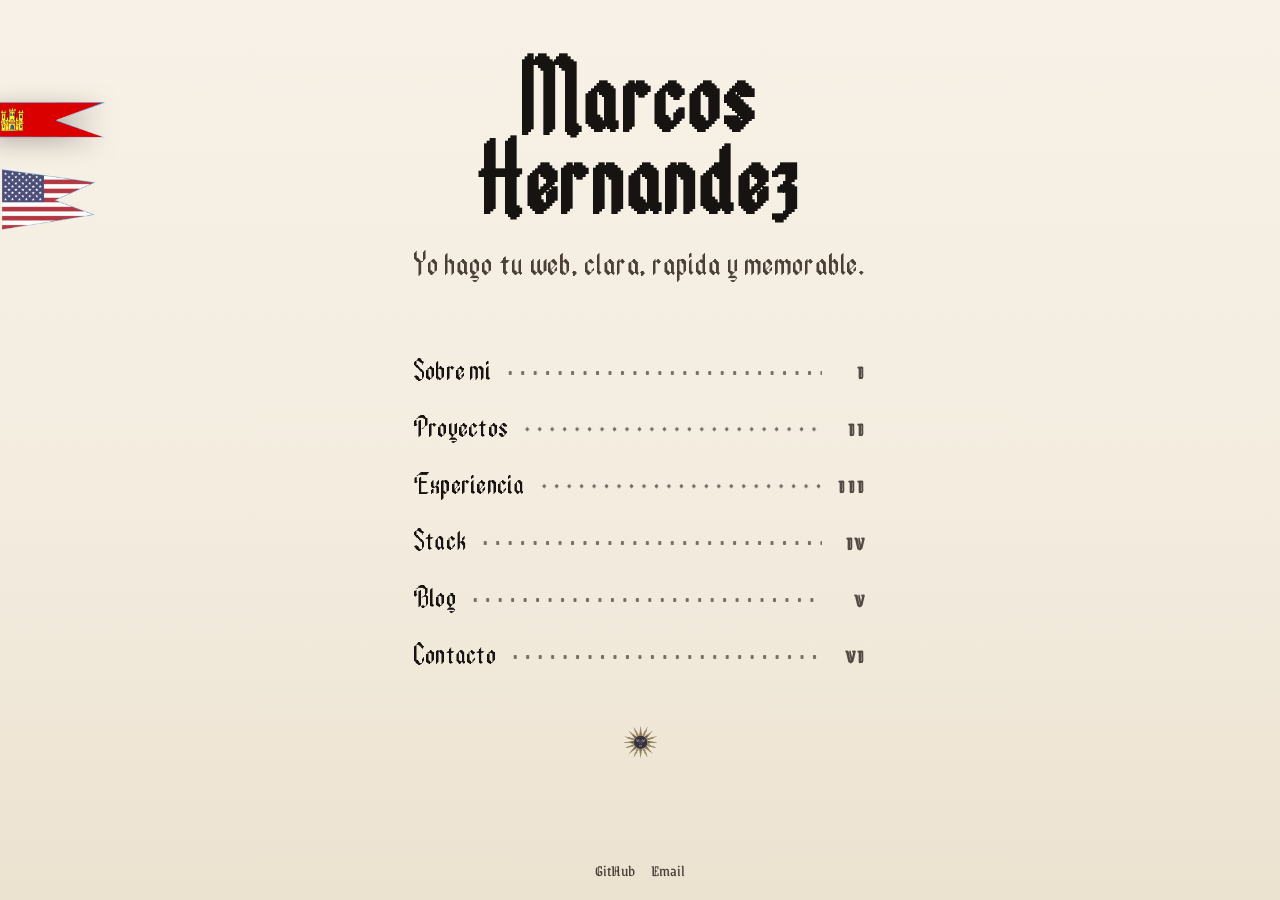
<file: index.html>
<!doctype html>
<html lang="es">
  <head>
    <meta charset="UTF-8" />
    <meta name="viewport" content="width=device-width, initial-scale=1.0" />
    <meta
      name="description"
      content="Portafolio editorial de Marcos Hernandez, desarrollador web completo: sitios hermosos, funcionales y hechos desde cero."
    />
    <title>Marcos Hernandez | Portafolio</title>
    <meta property="og:type" content="website" />
    <meta property="og:title" content="Marcos Hernandez | Portafolio" />
    <meta property="og:description" content="Portafolio editorial de Marcos Hernandez, desarrollador web completo: sitios hermosos, funcionales y hechos desde cero." />
    <meta property="og:image" content="assets/img/fotomia.png" />
    <meta property="og:site_name" content="Marcos Hernandez" />
    <meta name="twitter:card" content="summary_large_image" />
    <meta name="twitter:title" content="Marcos Hernandez | Portafolio" />
    <meta name="twitter:description" content="Portafolio editorial de Marcos Hernandez, desarrollador web completo: sitios hermosos, funcionales y hechos desde cero." />
    <meta name="twitter:image" content="assets/img/fotomia.png" />
    <link rel="icon" type="image/png" href="assets/img/favicon.png" />
    <link rel="stylesheet" href="styles/base.css" />
    <link rel="stylesheet" href="styles/layout.css" />
    <link rel="stylesheet" href="styles/components.css" />
  </head>
  <body class="home-font-all">
    <a class="skip-link" href="#contenido">Saltar al contenido</a>

    <div class="paper-grain" aria-hidden="true"></div>

    <header class="site-header"></header>

    <main id="contenido" class="landing">
      <section class="identity reveal" aria-labelledby="site-title">
        <h1 id="site-title" class="display-name">
          <span>Marcos</span>
          <span>Hernandez</span>
        </h1>
        <p class="subtitle">Yo hago tu web, clara, rapida y memorable.</p>
      </section>

      <nav class="index-nav reveal" aria-label="Indice principal del portafolio">
        <ul class="index-list">
          <li>
            <a href="sobre-mi.html" class="index-link" data-active-label="Sobre mi">
              <span class="index-label">Sobre mi</span>
              <span class="index-dots" aria-hidden="true"></span>
              <span class="index-roman" aria-hidden="true">I</span>
            </a>
          </li>
          <li>
            <a href="proyectos.html" class="index-link" data-active-label="Proyectos">
              <span class="index-label">Proyectos</span>
              <span class="index-dots" aria-hidden="true"></span>
              <span class="index-roman" aria-hidden="true">II</span>
            </a>
          </li>
          <li>
            <a href="experiencia.html" class="index-link" data-active-label="Experiencia">
              <span class="index-label">Experiencia</span>
              <span class="index-dots" aria-hidden="true"></span>
              <span class="index-roman" aria-hidden="true">III</span>
            </a>
          </li>
          <li>
            <a href="stack.html" class="index-link" data-active-label="Stack">
              <span class="index-label">Stack</span>
              <span class="index-dots" aria-hidden="true"></span>
              <span class="index-roman" aria-hidden="true">IV</span>
            </a>
          </li>
          <li>
            <a href="blog.html" class="index-link" data-active-label="Blog">
              <span class="index-label">Blog</span>
              <span class="index-dots" aria-hidden="true"></span>
              <span class="index-roman" aria-hidden="true">V</span>
            </a>
          </li>
          <li>
            <a href="contacto.html" class="index-link" data-active-label="Contacto">
              <span class="index-label">Contacto</span>
              <span class="index-dots" aria-hidden="true"></span>
              <span class="index-roman" aria-hidden="true">VI</span>
            </a>
          </li>
        </ul>
      </nav>

      <section class="theme-switch reveal" aria-label="Selector de tema">
        <button class="theme-button" type="button" aria-label="Cambiar entre modo claro y oscuro" aria-pressed="false">
          <img class="theme-icon theme-icon--sun" src="assets/img/sol.png" alt="" aria-hidden="true" />
          <img class="theme-icon theme-icon--moon" src="assets/img/luna.png" alt="" aria-hidden="true" />
        </button>
      </section>
    </main>

    <footer class="site-footer reveal">
      <ul class="footer-links" aria-label="Redes y correo">
        <li><a href="https://github.com/retr0zer07" target="_blank" rel="noopener noreferrer" aria-label="Perfil en GitHub">GitHub</a></li>
        <li><a href="mailto:retr0zer0.zer0@gmail.com" aria-label="Correo electronico">Email</a></li>
      </ul>
    </footer>

    <script src="js/main.js" defer></script>
  </body>
</html>
</file>
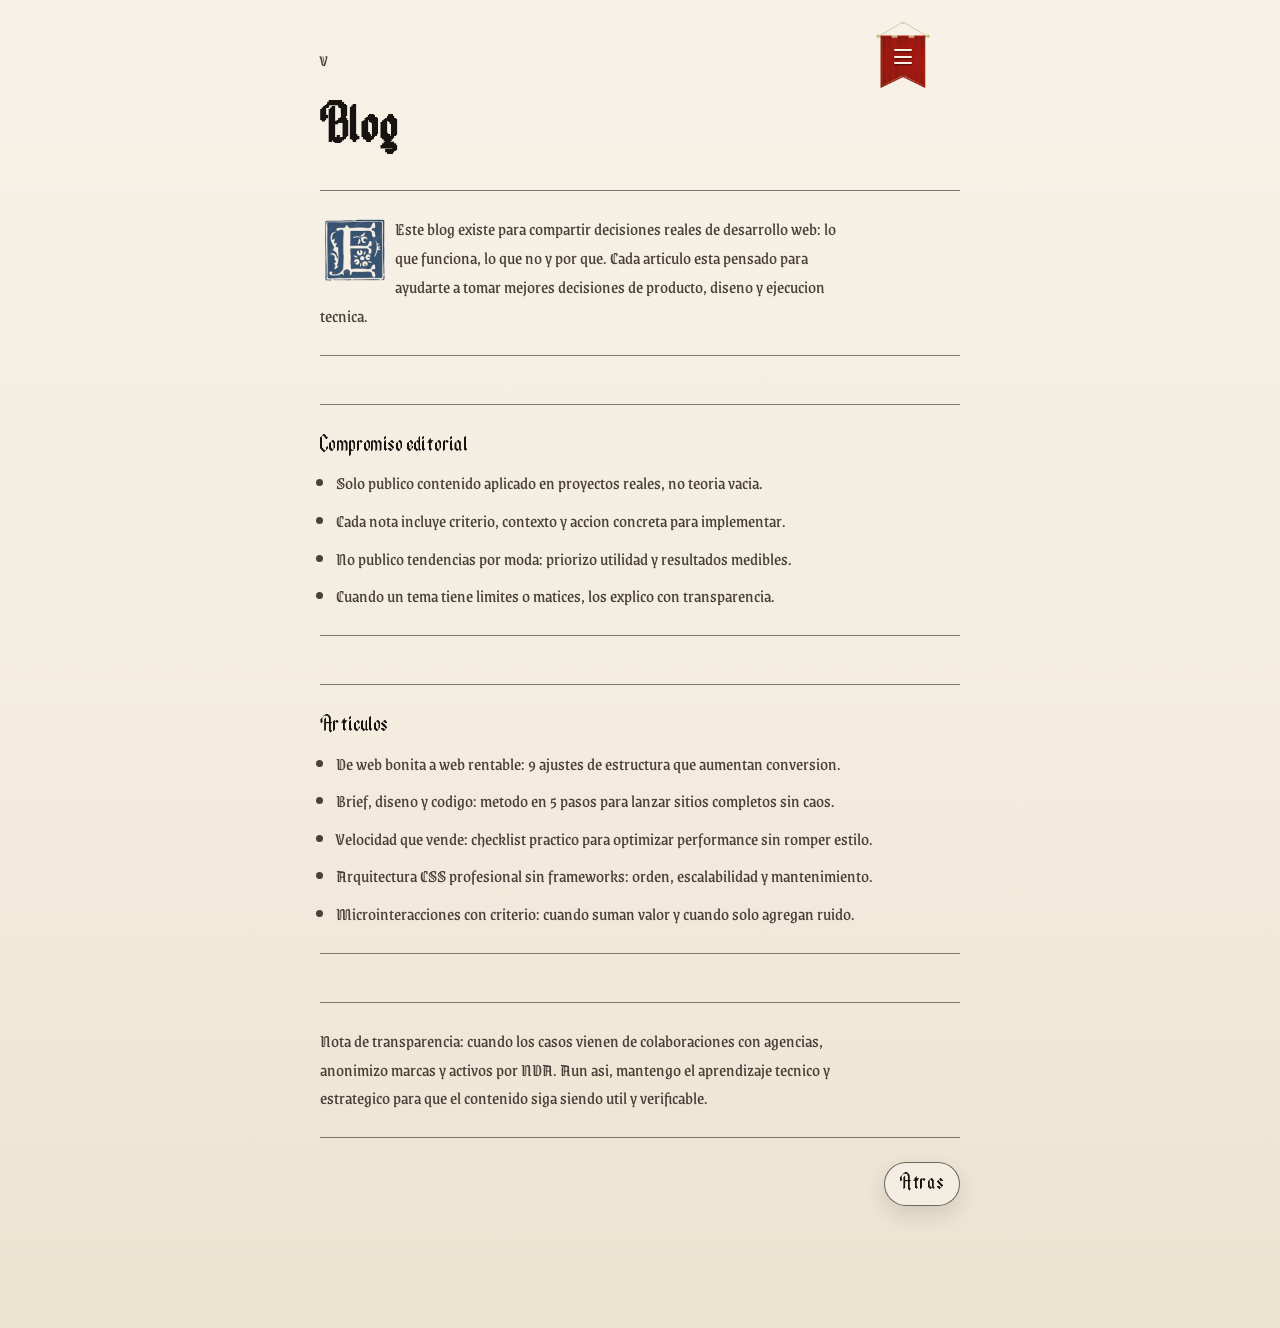
<file: blog.html>
<!doctype html>
<html lang="es">
  <head>
    <meta charset="UTF-8" />
    <meta name="viewport" content="width=device-width, initial-scale=1.0" />
    <meta name="description" content="Blog profesional de Marcos Hernandez con notas tecnicas aplicables, criterio de negocio y estandares editoriales claros." />
    <title>Blog | Marcos Hernandez</title>
    <meta property="og:type" content="website" />
    <meta property="og:title" content="Blog | Marcos Hernandez" />
    <meta property="og:description" content="Blog profesional de Marcos Hernandez con notas tecnicas aplicables, criterio de negocio y estandares editoriales claros." />
    <meta property="og:image" content="assets/img/fotomia.png" />
    <meta property="og:site_name" content="Marcos Hernandez" />
    <meta name="twitter:card" content="summary_large_image" />
    <meta name="twitter:title" content="Blog | Marcos Hernandez" />
    <meta name="twitter:description" content="Blog profesional de Marcos Hernandez con notas tecnicas aplicables, criterio de negocio y estandares editoriales claros." />
    <meta name="twitter:image" content="assets/img/fotomia.png" />
    <link rel="icon" type="image/png" href="assets/img/favicon.png" />
    <link rel="stylesheet" href="styles/base.css" />
    <link rel="stylesheet" href="styles/layout.css" />
    <link rel="stylesheet" href="styles/components.css" />
  </head>
  <body>
    <a class="skip-link" href="#contenido">Saltar al contenido</a>
    <div class="paper-grain" aria-hidden="true"></div>

    <header class="site-header"></header>

    <main id="contenido" class="content-page reveal">
      <p class="page-kicker">V</p>
      <h1 class="page-title">Blog</h1>

      <div class="page-stack">
        <section class="page-block" aria-label="Resumen del blog">
          <p class="page-copy page-copy--intro">
            <span class="initial-inline" role="img" aria-label="Inicial ilustrada letra E">
              <img class="initial-image" src="assets/img/e.png" alt="Letra E ilustrada" />
            </span>
            <span class="blog-intro-text">
              Este blog existe para compartir decisiones reales de desarrollo web:
              lo que funciona, lo que no y por que. Cada articulo esta pensado para
              ayudarte a tomar mejores decisiones de producto, diseno y ejecucion tecnica.
            </span>
          </p>
        </section>

        <section class="page-block" aria-label="Politica editorial">
          <h2 class="page-subtitle">Compromiso editorial</h2>
          <ul class="tag-list">
            <li>Solo publico contenido aplicado en proyectos reales, no teoria vacia.</li>
            <li>Cada nota incluye criterio, contexto y accion concreta para implementar.</li>
            <li>No publico tendencias por moda: priorizo utilidad y resultados medibles.</li>
            <li>Cuando un tema tiene limites o matices, los explico con transparencia.</li>
          </ul>
        </section>

        <section class="page-block" aria-label="Articulos destacados">
          <h2 class="page-subtitle">Articulos</h2>
          <ul class="post-list">
            <li>
              De web bonita a web rentable: 9 ajustes de estructura que aumentan conversion.
            </li>
            <li>
              Brief, diseno y codigo: metodo en 5 pasos para lanzar sitios completos sin caos.
            </li>
            <li>
              Velocidad que vende: checklist practico para optimizar performance sin romper estilo.
            </li>
            <li>
              Arquitectura CSS profesional sin frameworks: orden, escalabilidad y mantenimiento.
            </li>
            <li>
              Microinteracciones con criterio: cuando suman valor y cuando solo agregan ruido.
            </li>
          </ul>
        </section>

        <section class="page-block" aria-label="Transparencia de casos">
          <p class="page-copy">
            Nota de transparencia: cuando los casos vienen de colaboraciones con agencias,
            anonimizo marcas y activos por NDA. Aun asi, mantengo el aprendizaje tecnico y
            estrategico para que el contenido siga siendo util y verificable.
          </p>
        </section>
      </div>

      <a class="floating-back" href="index.html" aria-label="Volver al inicio">Atras</a>
    </main>

    <footer class="site-footer reveal">
      <ul class="footer-links" aria-label="Redes y correo">
        <li><a href="https://github.com/retr0zer07" target="_blank" rel="noopener noreferrer" aria-label="Perfil en GitHub">GitHub</a></li>
        <li><a href="mailto:retr0zer0.zer0@gmail.com" aria-label="Correo electronico">Email</a></li>
      </ul>
    </footer>

    <script src="js/main.js" defer></script>
  </body>
</html>
</file>
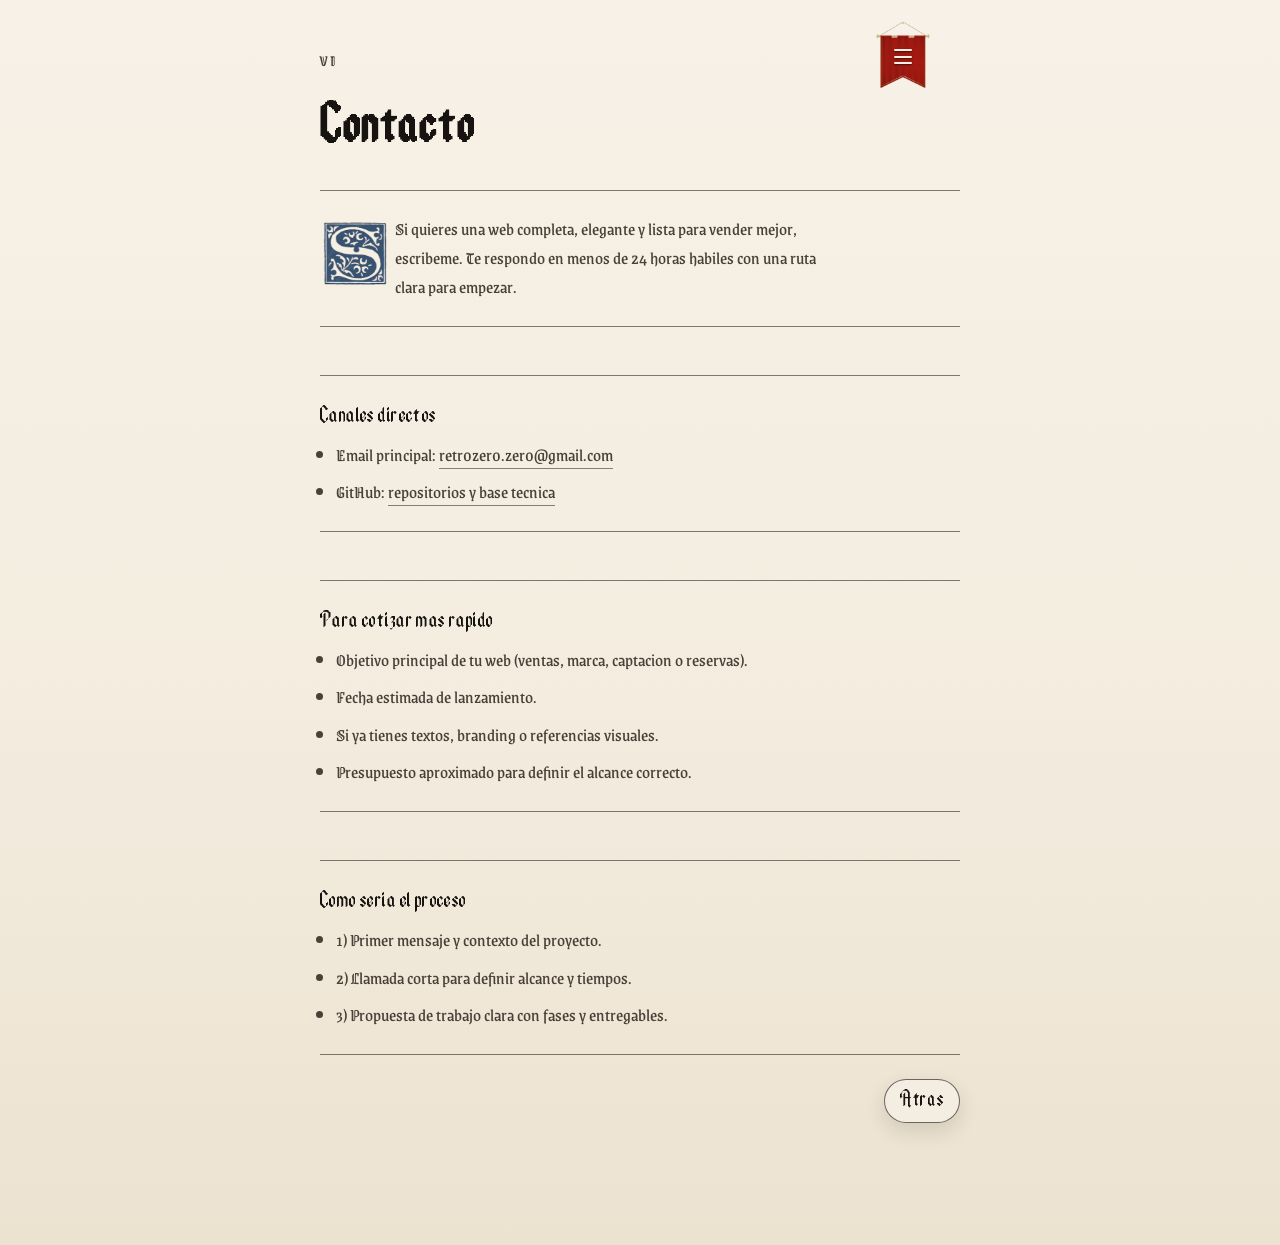
<file: contacto.html>
<!doctype html>
<html lang="es">
  <head>
    <meta charset="UTF-8" />
    <meta name="viewport" content="width=device-width, initial-scale=1.0" />
    <meta name="description" content="Contacto de Marcos Hernandez para proyectos web completos." />
    <title>Contacto | Marcos Hernandez</title>
    <meta property="og:type" content="website" />
    <meta property="og:title" content="Contacto | Marcos Hernandez" />
    <meta property="og:description" content="Contacto de Marcos Hernandez para proyectos web completos." />
    <meta property="og:image" content="assets/img/fotomia.png" />
    <meta property="og:site_name" content="Marcos Hernandez" />
    <meta name="twitter:card" content="summary_large_image" />
    <meta name="twitter:title" content="Contacto | Marcos Hernandez" />
    <meta name="twitter:description" content="Contacto de Marcos Hernandez para proyectos web completos." />
    <meta name="twitter:image" content="assets/img/fotomia.png" />
    <link rel="icon" type="image/png" href="assets/img/favicon.png" />
    <link rel="stylesheet" href="styles/base.css" />
    <link rel="stylesheet" href="styles/layout.css" />
    <link rel="stylesheet" href="styles/components.css" />
  </head>
  <body>
    <a class="skip-link" href="#contenido">Saltar al contenido</a>
    <div class="paper-grain" aria-hidden="true"></div>

    <header class="site-header"></header>

    <main id="contenido" class="content-page reveal">
      <p class="page-kicker">VI</p>
      <h1 class="page-title">Contacto</h1>

      <div class="page-stack">
        <section class="page-block" aria-label="Informacion de contacto">
          <p class="page-copy page-copy--intro">
            <span class="initial-inline" role="img" aria-label="Inicial ilustrada letra S">
              <img class="initial-image" src="assets/img/s.png" alt="Letra S ilustrada" />
            </span>
            <span class="contact-intro-text">
              Si quieres una web completa, elegante y lista para vender mejor,
              escribeme. Te respondo en menos de 24 horas habiles con una ruta
              clara para empezar.
            </span>
          </p>
        </section>

        <section class="page-block" aria-label="Canales de contacto">
          <h2 class="page-subtitle">Canales directos</h2>
          <ul class="contact-list">
            <li>
              Email principal:
              <a class="inline-link" href="mailto:retr0zer0.zer0@gmail.com">retr0zer0.zer0@gmail.com</a>
            </li>
            <li>
              GitHub:
              <a class="inline-link" href="https://github.com/retr0zer07" target="_blank" rel="noopener noreferrer">repositorios y base tecnica</a>
            </li>
          </ul>
        </section>

        <section class="page-block" aria-label="Informacion para cotizar">
          <h2 class="page-subtitle">Para cotizar mas rapido</h2>
          <ul class="tag-list">
            <li>Objetivo principal de tu web (ventas, marca, captacion o reservas).</li>
            <li>Fecha estimada de lanzamiento.</li>
            <li>Si ya tienes textos, branding o referencias visuales.</li>
            <li>Presupuesto aproximado para definir el alcance correcto.</li>
          </ul>
        </section>

        <section class="page-block" aria-label="Proceso de contacto">
          <h2 class="page-subtitle">Como seria el proceso</h2>
          <ul class="tag-list">
            <li>1) Primer mensaje y contexto del proyecto.</li>
            <li>2) Llamada corta para definir alcance y tiempos.</li>
            <li>3) Propuesta de trabajo clara con fases y entregables.</li>
          </ul>
        </section>
      </div>

      <a class="floating-back" href="index.html" aria-label="Volver al inicio">Atras</a>
    </main>

    <footer class="site-footer reveal">
      <ul class="footer-links" aria-label="Redes y correo">
        <li><a href="https://github.com/retr0zer07" target="_blank" rel="noopener noreferrer" aria-label="Perfil en GitHub">GitHub</a></li>
        <li><a href="mailto:retr0zer0.zer0@gmail.com" aria-label="Correo electronico">Email</a></li>
      </ul>
    </footer>

    <script src="js/main.js" defer></script>
  </body>
</html>
</file>
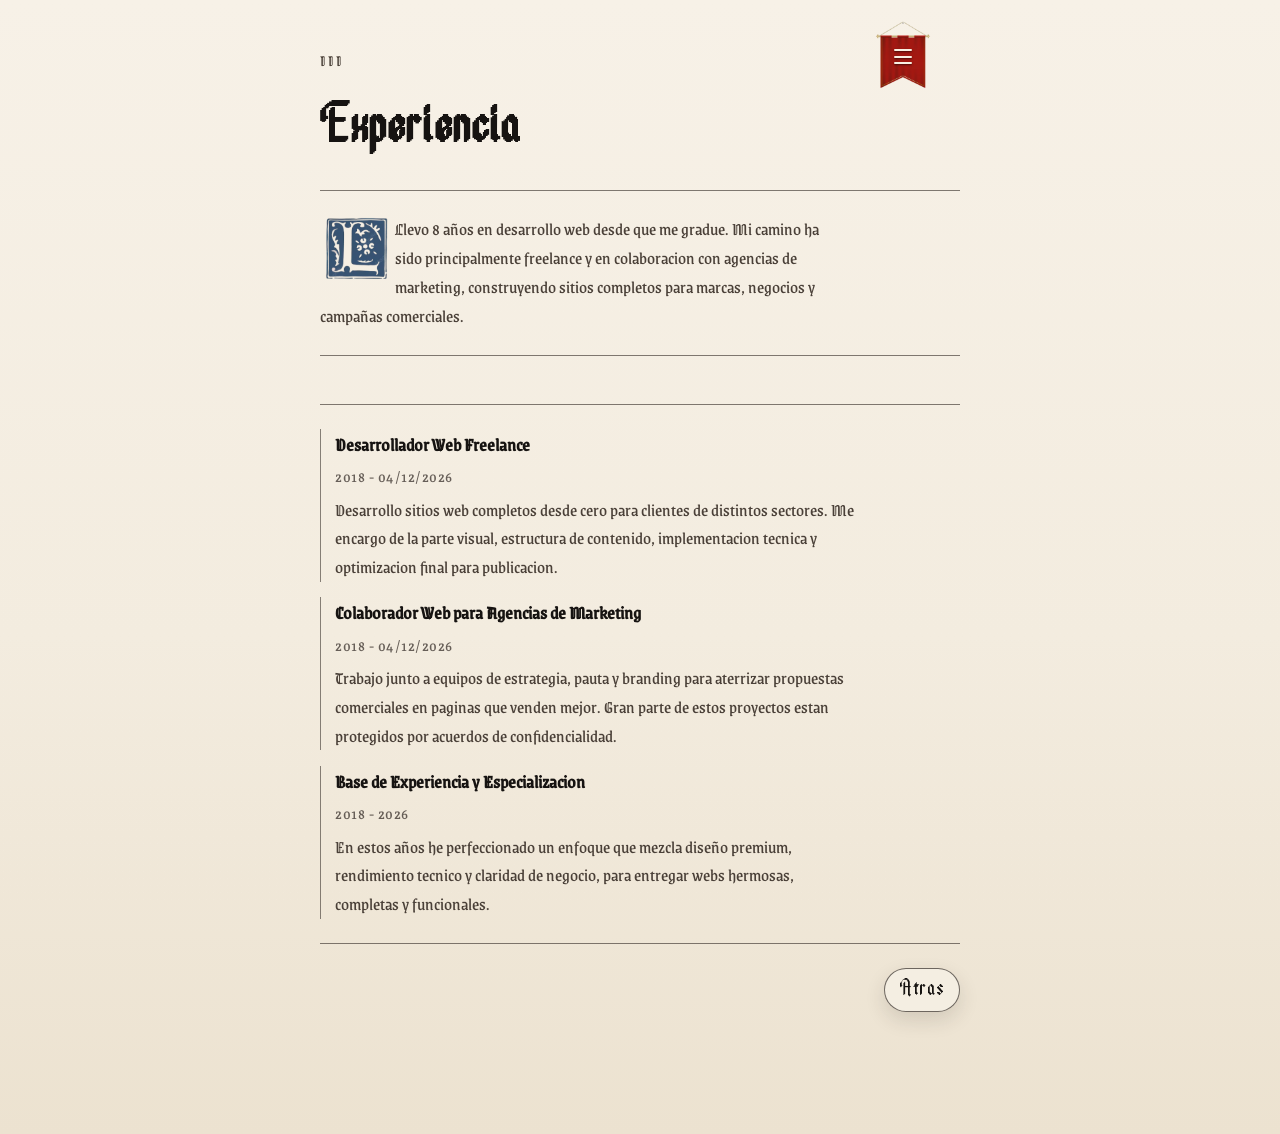
<file: experiencia.html>
<!doctype html>
<html lang="es">
  <head>
    <meta charset="UTF-8" />
    <meta name="viewport" content="width=device-width, initial-scale=1.0" />
    <meta name="description" content="Experiencia profesional de Marcos Hernandez en desarrollo web completo." />
    <title>Experiencia | Marcos Hernandez</title>
    <meta property="og:type" content="website" />
    <meta property="og:title" content="Experiencia | Marcos Hernandez" />
    <meta property="og:description" content="Experiencia profesional de Marcos Hernandez en desarrollo web completo." />
    <meta property="og:image" content="assets/img/fotomia.png" />
    <meta property="og:site_name" content="Marcos Hernandez" />
    <meta name="twitter:card" content="summary_large_image" />
    <meta name="twitter:title" content="Experiencia | Marcos Hernandez" />
    <meta name="twitter:description" content="Experiencia profesional de Marcos Hernandez en desarrollo web completo." />
    <meta name="twitter:image" content="assets/img/fotomia.png" />
    <link rel="icon" type="image/png" href="assets/img/favicon.png" />
    <link rel="stylesheet" href="styles/base.css" />
    <link rel="stylesheet" href="styles/layout.css" />
    <link rel="stylesheet" href="styles/components.css" />
  </head>
  <body>
    <a class="skip-link" href="#contenido">Saltar al contenido</a>
    <div class="paper-grain" aria-hidden="true"></div>

    <header class="site-header"></header>

    <main id="contenido" class="content-page reveal">
      <p class="page-kicker">III</p>
      <h1 class="page-title">Experiencia</h1>

      <div class="page-stack">
        <section class="page-block" aria-label="Resumen de experiencia">
          <p class="page-copy page-copy--intro">
            <span class="initial-inline" role="img" aria-label="Inicial ilustrada letra L">
              <img class="initial-image" src="assets/img/l.png" alt="Letra L ilustrada" />
            </span>
            <span class="experience-intro-text">
              Llevo 8 años en desarrollo web desde que me gradue. Mi camino ha sido
              principalmente freelance y en colaboracion con agencias de marketing,
              construyendo sitios completos para marcas, negocios y campañas comerciales.
            </span>
          </p>
        </section>

        <section class="page-block" aria-label="Trayectoria profesional">
          <div class="timeline">
            <article class="timeline-item">
              <h3>Desarrollador Web Freelance</h3>
              <p class="timeline-meta">2018 - <span class="current-date">Actualidad</span></p>
              <p class="page-copy">
                Desarrollo sitios web completos desde cero para clientes de distintos
                sectores. Me encargo de la parte visual, estructura de contenido,
                implementacion tecnica y optimizacion final para publicacion.
              </p>
            </article>

            <article class="timeline-item">
              <h3>Colaborador Web para Agencias de Marketing</h3>
              <p class="timeline-meta">2018 - <span class="current-date">Actualidad</span></p>
              <p class="page-copy">
                Trabajo junto a equipos de estrategia, pauta y branding para aterrizar
                propuestas comerciales en paginas que venden mejor. Gran parte de estos
                proyectos estan protegidos por acuerdos de confidencialidad.
              </p>
            </article>

            <article class="timeline-item">
              <h3>Base de Experiencia y Especializacion</h3>
              <p class="timeline-meta">2018 - <span class="current-year">2026</span></p>
              <p class="page-copy">
                En estos años he perfeccionado un enfoque que mezcla diseño premium,
                rendimiento tecnico y claridad de negocio, para entregar webs hermosas,
                completas y funcionales.
              </p>
            </article>
          </div>
        </section>
      </div>

      <a class="floating-back" href="index.html" aria-label="Volver al inicio">Atras</a>
    </main>

    <footer class="site-footer reveal">
      <ul class="footer-links" aria-label="Redes y correo">
        <li><a href="https://github.com/retr0zer07" target="_blank" rel="noopener noreferrer" aria-label="Perfil en GitHub">GitHub</a></li>
        <li><a href="mailto:retr0zer0.zer0@gmail.com" aria-label="Correo electronico">Email</a></li>
      </ul>
    </footer>

    <script src="js/main.js" defer></script>
  </body>
</html>
</file>
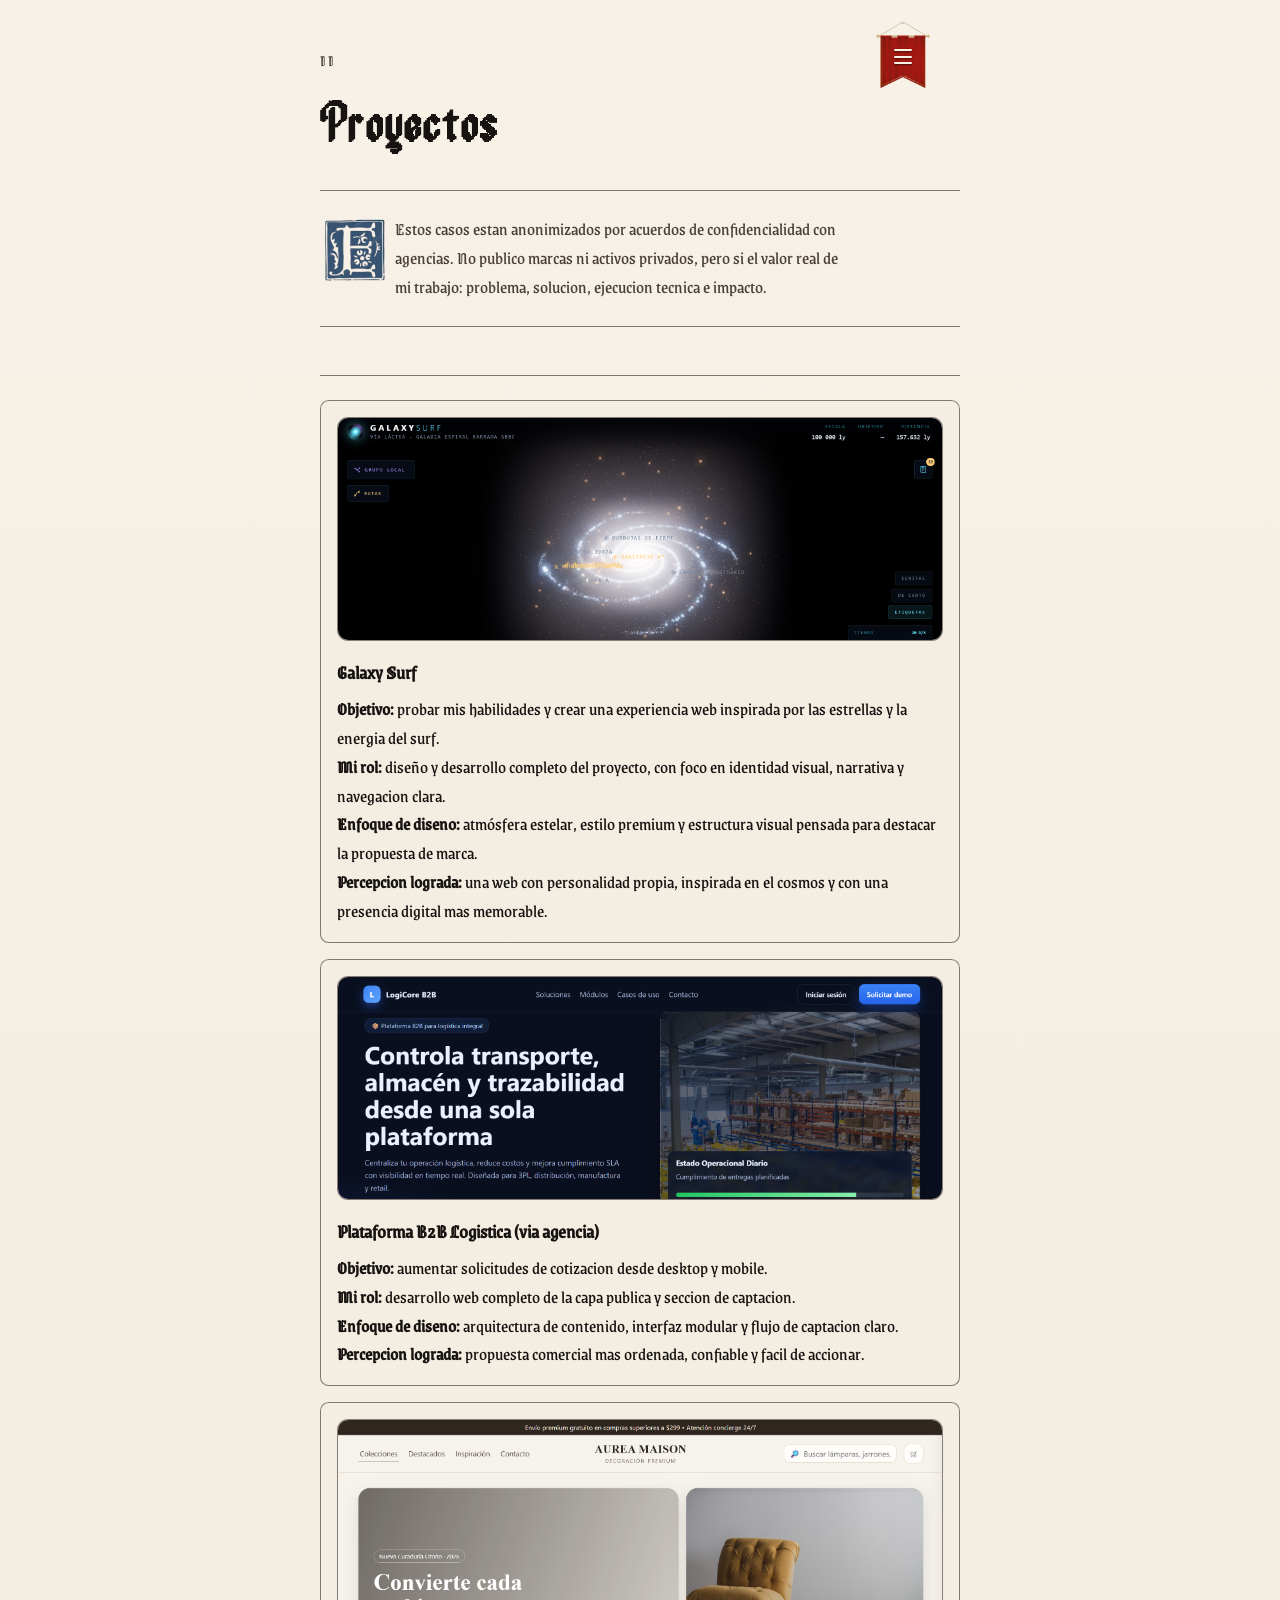
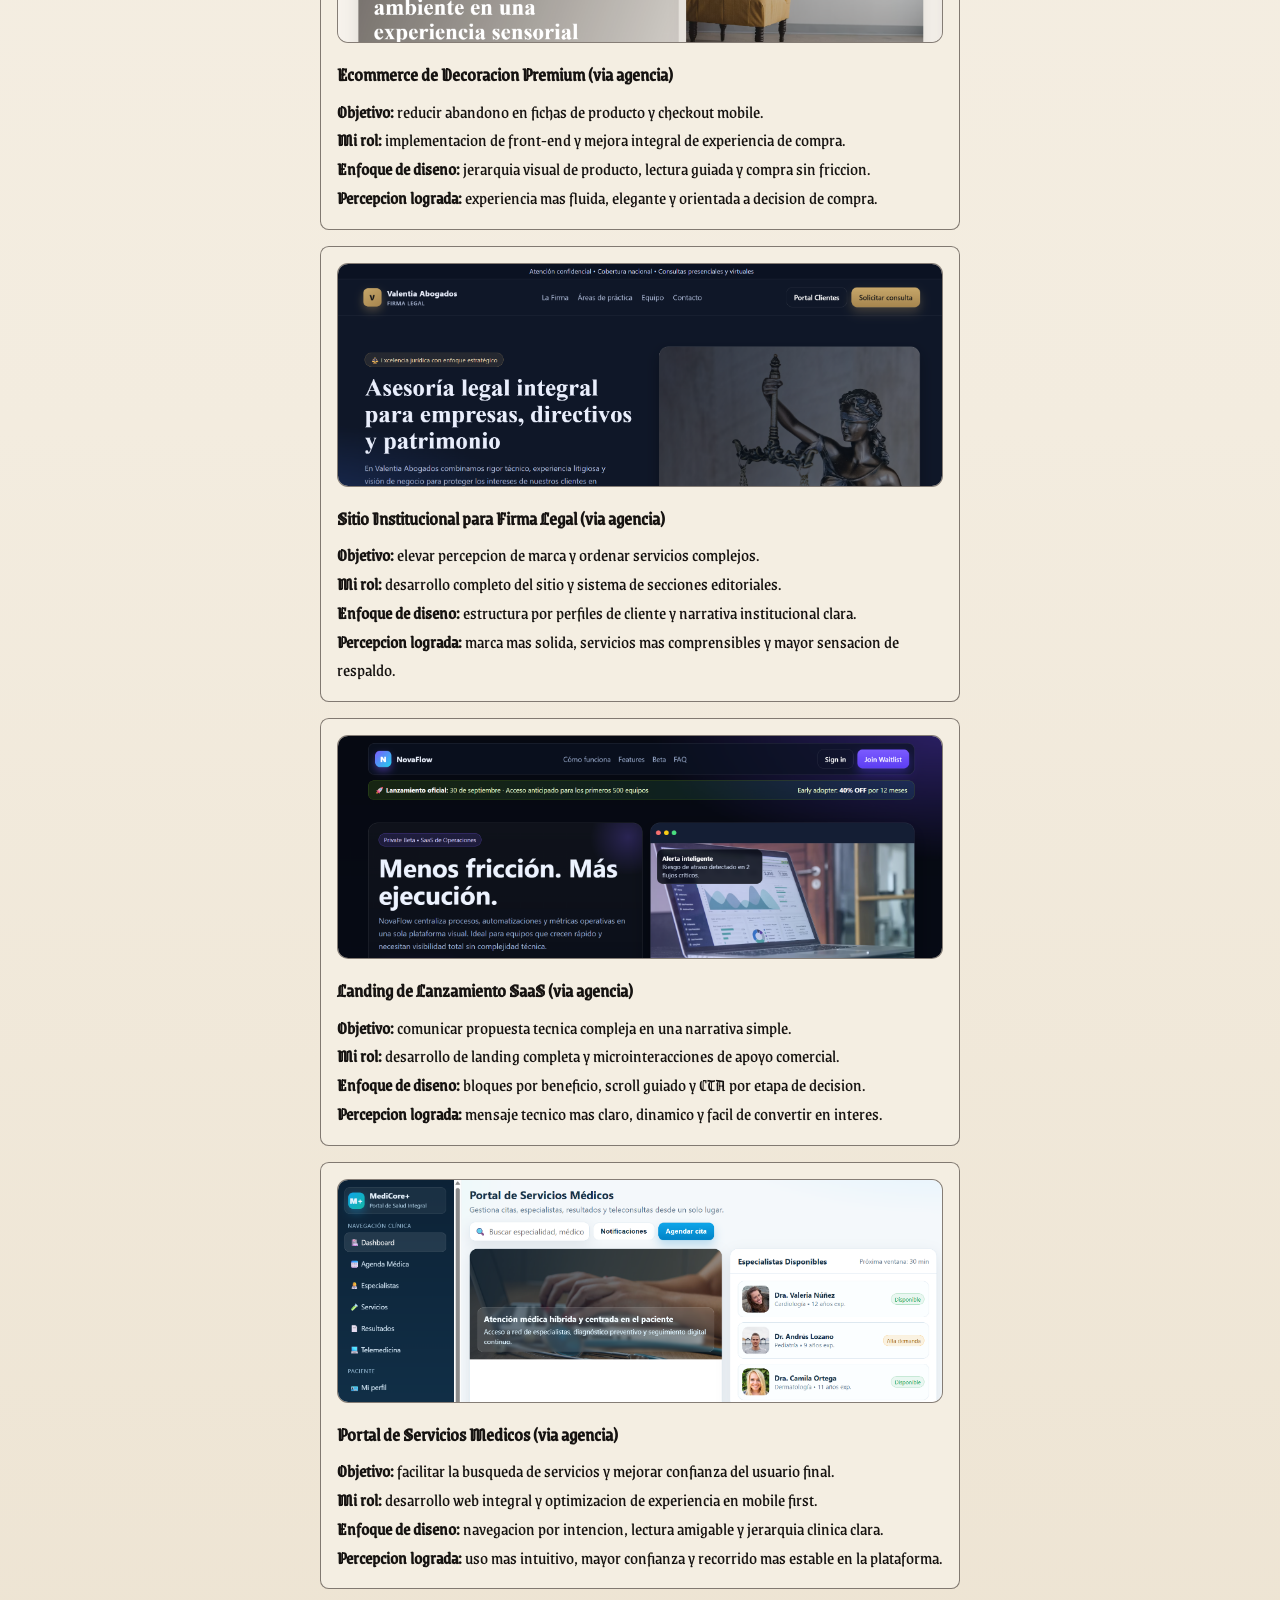
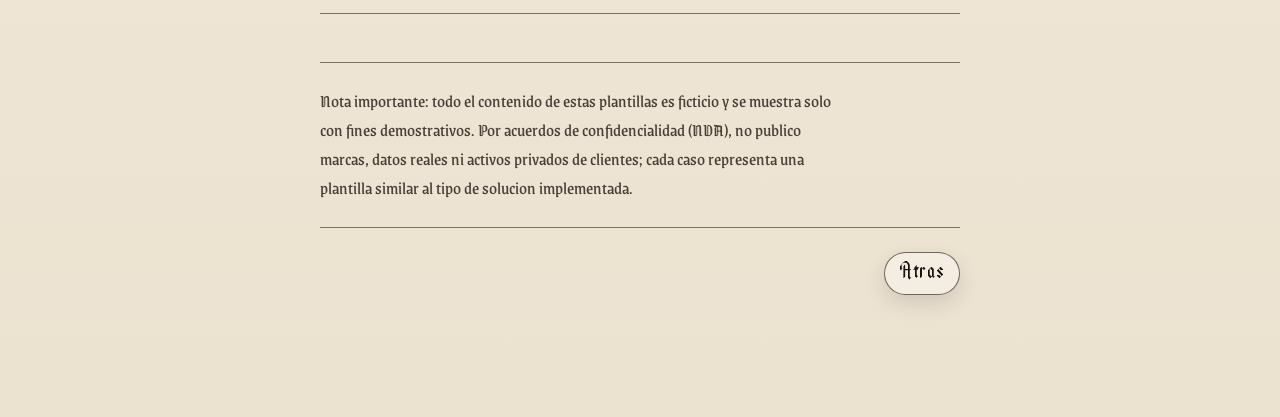
<file: proyectos.html>
<!doctype html>
<html lang="es">
  <head>
    <meta charset="UTF-8" />
    <meta name="viewport" content="width=device-width, initial-scale=1.0" />
    <meta name="description" content="Proyectos destacados de Marcos Hernandez en desarrollo web completo y UX web." />
    <title>Proyectos | Marcos Hernandez</title>
    <meta property="og:type" content="website" />
    <meta property="og:title" content="Proyectos | Marcos Hernandez" />
    <meta property="og:description" content="Proyectos destacados de Marcos Hernandez en desarrollo web completo y UX web." />
    <meta property="og:image" content="assets/img/previews/plataforma-b2b-logistica.png" />
    <meta property="og:site_name" content="Marcos Hernandez" />
    <meta name="twitter:card" content="summary_large_image" />
    <meta name="twitter:title" content="Proyectos | Marcos Hernandez" />
    <meta name="twitter:description" content="Proyectos destacados de Marcos Hernandez en desarrollo web completo y UX web." />
    <meta name="twitter:image" content="assets/img/previews/plataforma-b2b-logistica.png" />
    <link rel="icon" type="image/png" href="assets/img/favicon.png" />
    <link rel="stylesheet" href="styles/base.css" />
    <link rel="stylesheet" href="styles/layout.css" />
    <link rel="stylesheet" href="styles/components.css" />
  </head>
  <body>
    <a class="skip-link" href="#contenido">Saltar al contenido</a>
    <div class="paper-grain" aria-hidden="true"></div>

    <header class="site-header"></header>

    <main id="contenido" class="content-page reveal">
      <p class="page-kicker">II</p>
      <h1 class="page-title">Proyectos</h1>

      <div class="page-stack">
        <section class="page-block" aria-label="Resumen de proyectos">
          <p class="page-copy page-copy--intro">
            <span class="initial-inline" role="img" aria-label="Inicial ilustrada letra E">
              <img class="initial-image" src="assets/img/e.png" alt="Letra E ilustrada" />
            </span>
            <span class="projects-intro-text">
              Estos casos estan anonimizados por acuerdos de confidencialidad con agencias.
              No publico marcas ni activos privados, pero si el valor real de mi trabajo:
              problema, solucion, ejecucion tecnica e impacto.
            </span>
          </p>
        </section>

        <section class="page-block" aria-label="Casos destacados">
          <div class="card-grid">
            <article class="card" data-project="galaxy-surf">
              <a
                class="project-preview project-preview-link"
                href="https://retr0zer07.github.io/Galaxy-Surf/"
                target="_blank"
                rel="noopener noreferrer"
                aria-label="Abrir proyecto Galaxy Surf"
              >
                <img
                  class="project-preview-image"
                  src="assets/img/galaxy.png"
                  alt="Preview del proyecto Galaxy Surf"
                  loading="lazy"
                  decoding="async"
                />
              </a>
              <h3>Galaxy Surf</h3>
              <p>
                <strong>Objetivo:</strong> probar mis habilidades y crear una experiencia web inspirada por las estrellas y la energia del surf.<br />
                <strong>Mi rol:</strong> diseño y desarrollo completo del proyecto, con foco en identidad visual, narrativa y navegacion clara.<br />
                <strong>Enfoque de diseno:</strong> atmósfera estelar, estilo premium y estructura visual pensada para destacar la propuesta de marca.<br />
                <strong>Percepcion lograda:</strong> una web con personalidad propia, inspirada en el cosmos y con una presencia digital mas memorable.
              </p>
            </article>

            <article class="card" data-project="b2b-logistica">
              <a class="project-preview project-preview-link" href="proyectos/plataforma-b2b-logistica.html" aria-label="Abrir proyecto Plataforma B2B Logistica">
                <img
                  class="project-preview-image"
                  src="assets/img/previews/plataforma-b2b-logistica.png"
                  alt="Preview del proyecto Plataforma B2B Logistica"
                  loading="lazy"
                  decoding="async"
                />
                <span class="project-preview-placeholder">Preview pendiente: agrega la captura en assets/img/previews/plataforma-b2b-logistica.png</span>
              </a>
              <h3>Plataforma B2B Logistica (via agencia)</h3>
              <p>
                <strong>Objetivo:</strong> aumentar solicitudes de cotizacion desde desktop y mobile.<br />
                <strong>Mi rol:</strong> desarrollo web completo de la capa publica y seccion de captacion.<br />
                <strong>Enfoque de diseno:</strong> arquitectura de contenido, interfaz modular y flujo de captacion claro.<br />
                <strong>Percepcion lograda:</strong> propuesta comercial mas ordenada, confiable y facil de accionar.
              </p>
            </article>

            <article class="card" data-project="ecommerce-premium">
              <a class="project-preview project-preview-link" href="proyectos/ecommerce-decoracion-premium.html" aria-label="Abrir proyecto Ecommerce de Decoracion Premium">
                <img
                  class="project-preview-image"
                  src="assets/img/previews/ecommerce-decoracion-premium.png"
                  alt="Preview del proyecto Ecommerce de Decoracion Premium"
                  loading="lazy"
                  decoding="async"
                />
                <span class="project-preview-placeholder">Preview pendiente: agrega la captura en assets/img/previews/ecommerce-decoracion-premium.png</span>
              </a>
              <h3>Ecommerce de Decoracion Premium (via agencia)</h3>
              <p>
                <strong>Objetivo:</strong> reducir abandono en fichas de producto y checkout mobile.<br />
                <strong>Mi rol:</strong> implementacion de front-end y mejora integral de experiencia de compra.<br />
                <strong>Enfoque de diseno:</strong> jerarquia visual de producto, lectura guiada y compra sin friccion.<br />
                <strong>Percepcion lograda:</strong> experiencia mas fluida, elegante y orientada a decision de compra.
              </p>
            </article>

            <article class="card" data-project="legal-firma">
              <a class="project-preview project-preview-link" href="proyectos/sitio-institucional-legal.html" aria-label="Abrir proyecto Sitio Institucional para Firma Legal">
                <img
                  class="project-preview-image"
                  src="assets/img/previews/sitio-institucional-legal.png"
                  alt="Preview del proyecto Sitio Institucional para Firma Legal"
                  loading="lazy"
                  decoding="async"
                />
                <span class="project-preview-placeholder">Preview pendiente: agrega la captura en assets/img/previews/sitio-institucional-legal.png</span>
              </a>
              <h3>Sitio Institucional para Firma Legal (via agencia)</h3>
              <p>
                <strong>Objetivo:</strong> elevar percepcion de marca y ordenar servicios complejos.<br />
                <strong>Mi rol:</strong> desarrollo completo del sitio y sistema de secciones editoriales.<br />
                <strong>Enfoque de diseno:</strong> estructura por perfiles de cliente y narrativa institucional clara.<br />
                <strong>Percepcion lograda:</strong> marca mas solida, servicios mas comprensibles y mayor sensacion de respaldo.
              </p>
            </article>

            <article class="card" data-project="saas-launch">
              <a class="project-preview project-preview-link" href="proyectos/landing-lanzamiento-saas.html" aria-label="Abrir proyecto Landing de Lanzamiento SaaS">
                <img
                  class="project-preview-image"
                  src="assets/img/previews/landing-lanzamiento-saas.png"
                  alt="Preview del proyecto Landing de Lanzamiento SaaS"
                  loading="lazy"
                  decoding="async"
                />
                <span class="project-preview-placeholder">Preview pendiente: agrega la captura en assets/img/previews/landing-lanzamiento-saas.png</span>
              </a>
              <h3>Landing de Lanzamiento SaaS (via agencia)</h3>
              <p>
                <strong>Objetivo:</strong> comunicar propuesta tecnica compleja en una narrativa simple.<br />
                <strong>Mi rol:</strong> desarrollo de landing completa y microinteracciones de apoyo comercial.<br />
                <strong>Enfoque de diseno:</strong> bloques por beneficio, scroll guiado y CTA por etapa de decision.<br />
                <strong>Percepcion lograda:</strong> mensaje tecnico mas claro, dinamico y facil de convertir en interes.
              </p>
            </article>

            <article class="card" data-project="portal-medico">
              <a class="project-preview project-preview-link" href="proyectos/portal-servicios-medicos.html" aria-label="Abrir proyecto Portal de Servicios Medicos">
                <img
                  class="project-preview-image"
                  src="assets/img/previews/portal-servicios-medicos.png"
                  alt="Preview del proyecto Portal de Servicios Medicos"
                  loading="lazy"
                  decoding="async"
                />
                <span class="project-preview-placeholder">Preview pendiente: agrega la captura en assets/img/previews/portal-servicios-medicos.png</span>
              </a>
              <h3>Portal de Servicios Medicos (via agencia)</h3>
              <p>
                <strong>Objetivo:</strong> facilitar la busqueda de servicios y mejorar confianza del usuario final.<br />
                <strong>Mi rol:</strong> desarrollo web integral y optimizacion de experiencia en mobile first.<br />
                <strong>Enfoque de diseno:</strong> navegacion por intencion, lectura amigable y jerarquia clinica clara.<br />
                <strong>Percepcion lograda:</strong> uso mas intuitivo, mayor confianza y recorrido mas estable en la plataforma.
              </p>
            </article>

          </div>
        </section>

        <section class="page-block" aria-label="Nota de confidencialidad">
          <p class="page-copy">
            Nota importante: todo el contenido de estas plantillas es ficticio y se muestra
            solo con fines demostrativos. Por acuerdos de confidencialidad (NDA), no publico
            marcas, datos reales ni activos privados de clientes; cada caso representa una
            plantilla similar al tipo de solucion implementada.
          </p>
        </section>
      </div>

      <a class="floating-back" href="index.html" aria-label="Volver al inicio">Atras</a>
    </main>

    <footer class="site-footer reveal">
      <ul class="footer-links" aria-label="Redes y correo">
        <li><a href="https://github.com/retr0zer07" target="_blank" rel="noopener noreferrer" aria-label="Perfil en GitHub">GitHub</a></li>
        <li><a href="mailto:retr0zer0.zer0@gmail.com" aria-label="Correo electronico">Email</a></li>
      </ul>
    </footer>

    <script src="js/main.js" defer></script>
  </body>
</html>
</file>
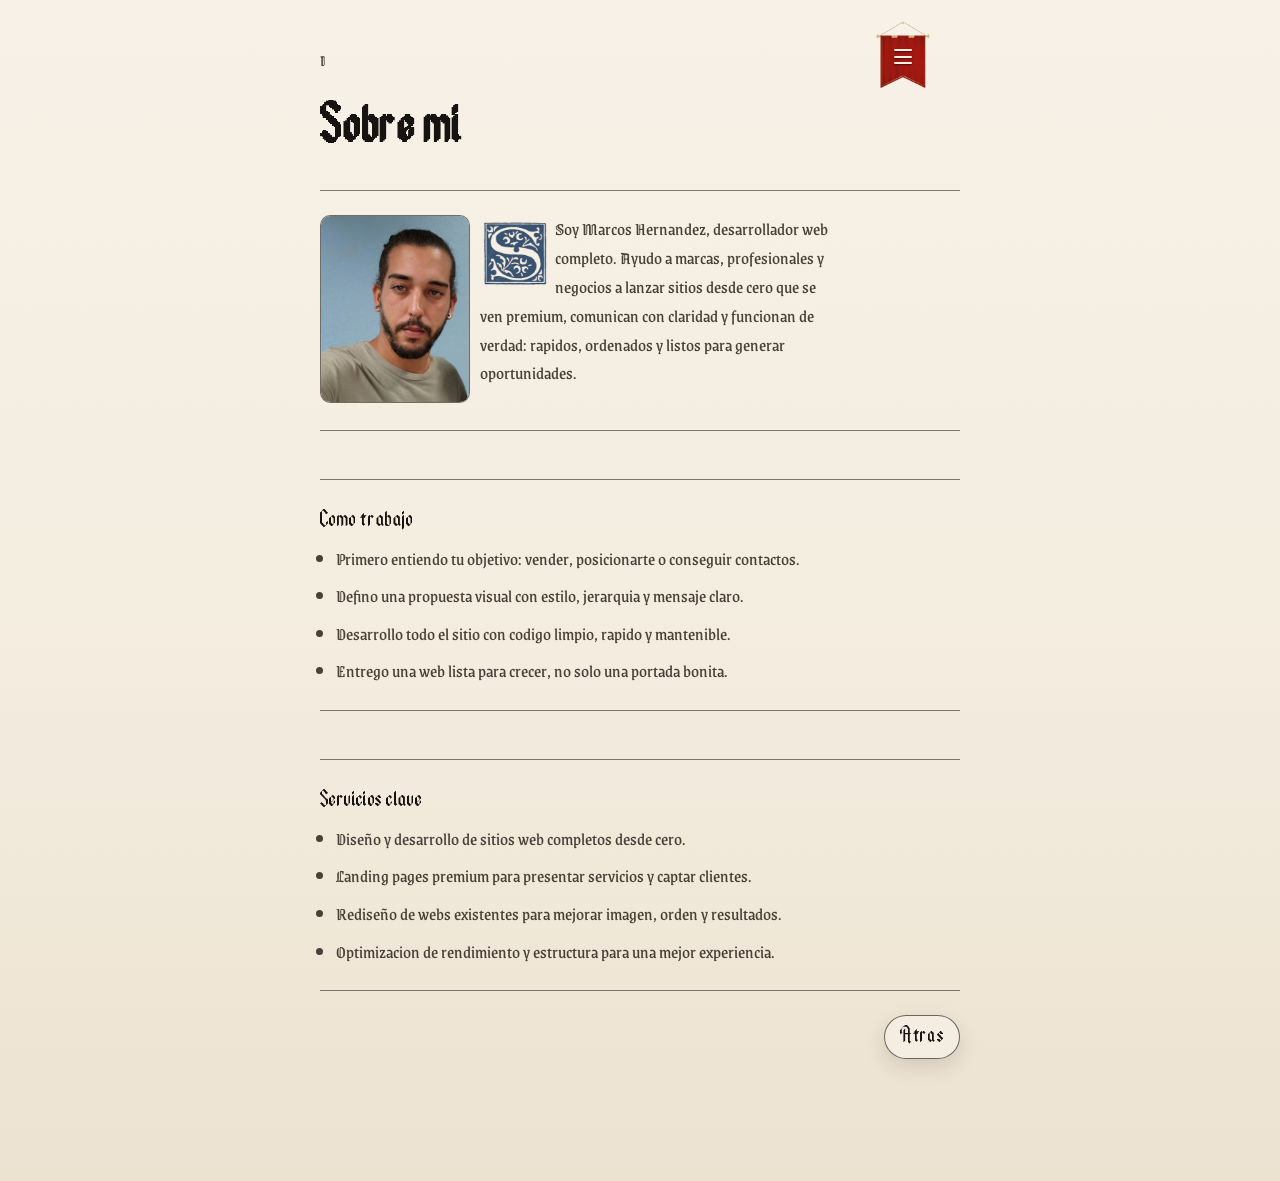
<file: sobre-mi.html>
<!doctype html>
<html lang="es">
  <head>
    <meta charset="UTF-8" />
    <meta name="viewport" content="width=device-width, initial-scale=1.0" />
    <meta name="description" content="Sobre Marcos Hernandez: enfoque, estilo de trabajo y propuesta de valor." />
    <title>Sobre mi | Marcos Hernandez</title>
    <meta property="og:type" content="website" />
    <meta property="og:title" content="Sobre mi | Marcos Hernandez" />
    <meta property="og:description" content="Sobre Marcos Hernandez: enfoque, estilo de trabajo y propuesta de valor." />
    <meta property="og:image" content="assets/img/fotomia.png" />
    <meta property="og:site_name" content="Marcos Hernandez" />
    <meta name="twitter:card" content="summary_large_image" />
    <meta name="twitter:title" content="Sobre mi | Marcos Hernandez" />
    <meta name="twitter:description" content="Sobre Marcos Hernandez: enfoque, estilo de trabajo y propuesta de valor." />
    <meta name="twitter:image" content="assets/img/fotomia.png" />
    <link rel="icon" type="image/png" href="assets/img/favicon.png" />
    <link rel="stylesheet" href="styles/base.css" />
    <link rel="stylesheet" href="styles/layout.css" />
    <link rel="stylesheet" href="styles/components.css" />
  </head>
  <body>
    <a class="skip-link" href="#contenido">Saltar al contenido</a>
    <div class="paper-grain" aria-hidden="true"></div>

    <header class="site-header"></header>

    <main id="contenido" class="content-page reveal">
      <p class="page-kicker">I</p>
      <h1 class="page-title">Sobre mi</h1>

      <div class="page-stack">
        <section class="page-block about-intro" aria-label="Resumen personal">
          <figure class="profile-frame" aria-label="Foto de perfil de Marcos Hernandez">
            <img
              class="profile-photo"
              src="assets/img/fotomia.png"
              alt="Foto de Marcos Hernandez"
              loading="lazy"
              decoding="async"
            />
          </figure>
          <p class="page-copy page-copy--intro">
            <span class="initial-inline" role="img" aria-label="Inicial ilustrada letra S">
              <img class="initial-image" src="assets/img/s.png" alt="Letra S ilustrada" />
            </span>
            <span class="about-intro-text">
              Soy Marcos Hernandez, desarrollador web completo. Ayudo a marcas,
              profesionales y negocios a lanzar sitios desde cero que se ven premium,
              comunican con claridad y funcionan de verdad: rapidos, ordenados y
              listos para generar oportunidades.
            </span>
          </p>
        </section>

        <section class="page-block" aria-label="Principios de trabajo">
          <h2 class="page-subtitle">Como trabajo</h2>
          <ul class="fact-list">
            <li>Primero entiendo tu objetivo: vender, posicionarte o conseguir contactos.</li>
            <li>Defino una propuesta visual con estilo, jerarquia y mensaje claro.</li>
            <li>Desarrollo todo el sitio con codigo limpio, rapido y mantenible.</li>
            <li>Entrego una web lista para crecer, no solo una portada bonita.</li>
          </ul>
        </section>

        <section class="page-block" aria-label="Servicios">
          <h2 class="page-subtitle">Servicios clave</h2>
          <ul class="tag-list">
            <li>Diseño y desarrollo de sitios web completos desde cero.</li>
            <li>Landing pages premium para presentar servicios y captar clientes.</li>
            <li>Rediseño de webs existentes para mejorar imagen, orden y resultados.</li>
            <li>Optimizacion de rendimiento y estructura para una mejor experiencia.</li>
          </ul>
        </section>
      </div>

      <a class="floating-back" href="index.html" aria-label="Volver al inicio">Atras</a>
    </main>

    <footer class="site-footer reveal">
      <ul class="footer-links" aria-label="Redes y correo">
        <li><a href="https://github.com/retr0zer07" target="_blank" rel="noopener noreferrer" aria-label="Perfil en GitHub">GitHub</a></li>
        <li><a href="mailto:retr0zer0.zer0@gmail.com" aria-label="Correo electronico">Email</a></li>
      </ul>
    </footer>

    <script src="js/main.js" defer></script>
  </body>
</html>
</file>
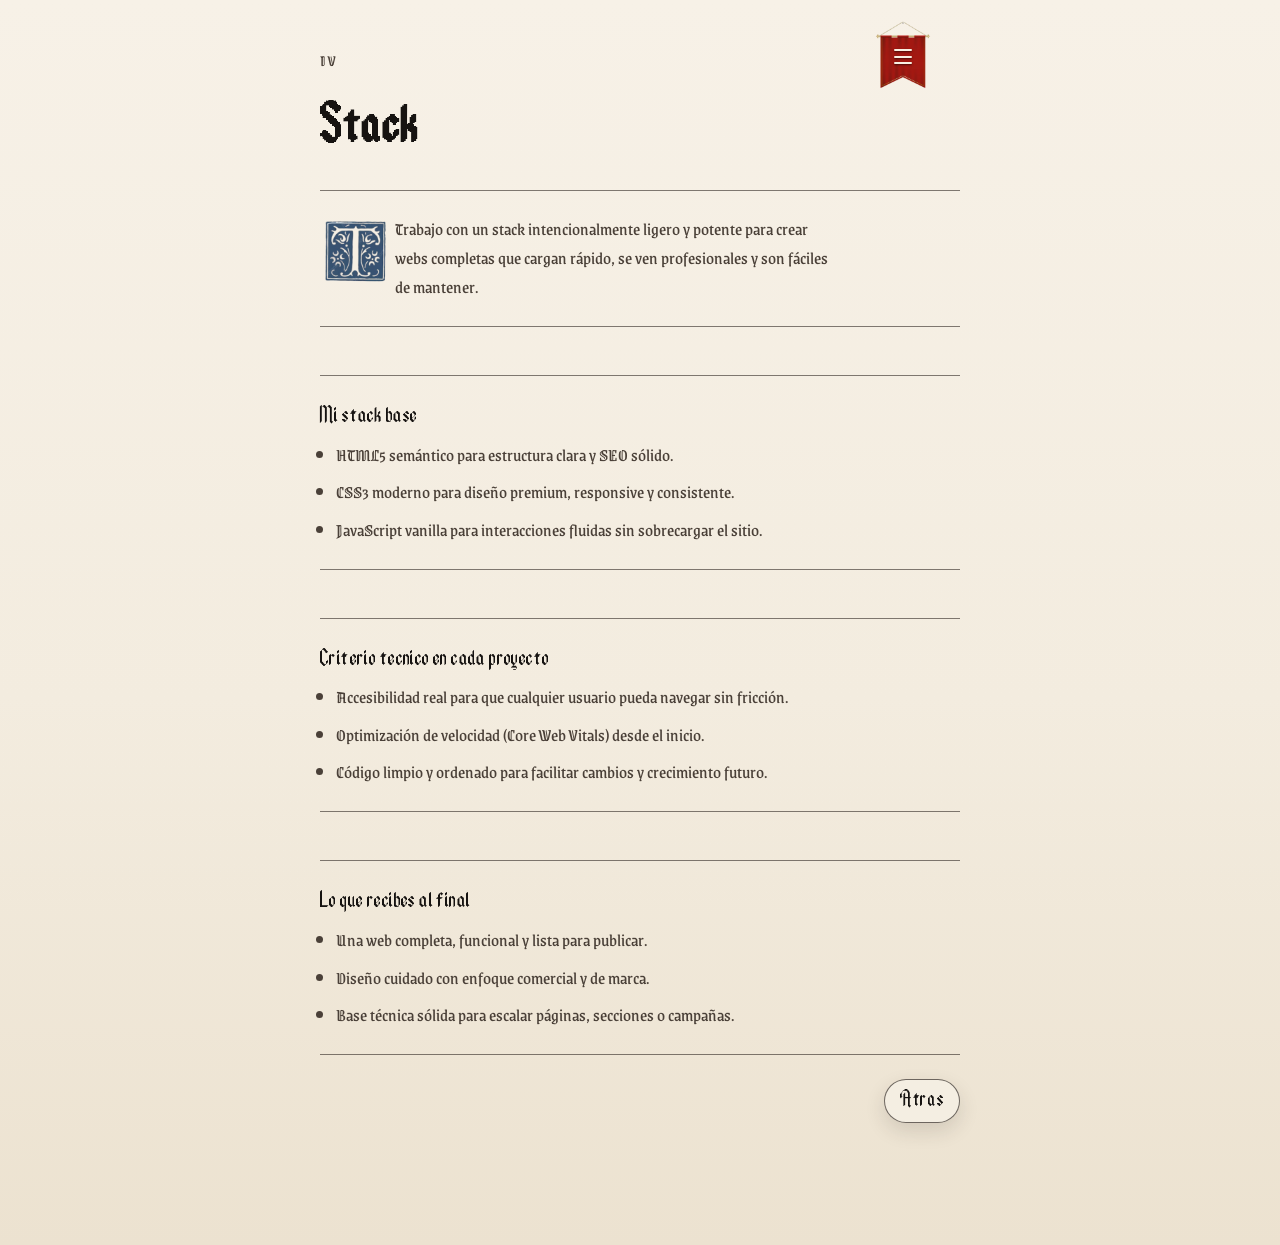
<file: stack.html>
<!doctype html>
<html lang="es">
  <head>
    <meta charset="UTF-8" />
    <meta name="viewport" content="width=device-width, initial-scale=1.0" />
    <meta name="description" content="Stack tecnológico de Marcos Hernandez para desarrollo web completo, rendimiento y conversión." />
    <title>Stack | Marcos Hernandez</title>
    <meta property="og:type" content="website" />
    <meta property="og:title" content="Stack | Marcos Hernandez" />
    <meta property="og:description" content="Stack tecnologico de Marcos Hernandez para desarrollo web completo, rendimiento y conversion." />
    <meta property="og:image" content="assets/img/fotomia.png" />
    <meta property="og:site_name" content="Marcos Hernandez" />
    <meta name="twitter:card" content="summary_large_image" />
    <meta name="twitter:title" content="Stack | Marcos Hernandez" />
    <meta name="twitter:description" content="Stack tecnologico de Marcos Hernandez para desarrollo web completo, rendimiento y conversion." />
    <meta name="twitter:image" content="assets/img/fotomia.png" />
    <link rel="icon" type="image/png" href="assets/img/favicon.png" />
    <link rel="stylesheet" href="styles/base.css" />
    <link rel="stylesheet" href="styles/layout.css" />
    <link rel="stylesheet" href="styles/components.css" />
  </head>
  <body>
    <a class="skip-link" href="#contenido">Saltar al contenido</a>
    <div class="paper-grain" aria-hidden="true"></div>

    <header class="site-header"></header>

    <main id="contenido" class="content-page reveal">
      <p class="page-kicker">IV</p>
      <h1 class="page-title">Stack</h1>

      <div class="page-stack">
        <section class="page-block" aria-label="Resumen de stack tecnologico">
          <p class="page-copy page-copy--intro">
            <span class="initial-inline" role="img" aria-label="Inicial ilustrada letra T">
              <img class="initial-image" src="assets/img/t.png" alt="Letra T ilustrada" />
            </span>
            <span class="stack-intro-text">
              Trabajo con un stack intencionalmente ligero y potente para crear webs
              completas que cargan rápido, se ven profesionales y son fáciles de mantener.
            </span>
          </p>
        </section>

        <section class="page-block" aria-label="Tecnologias principales">
          <h2 class="page-subtitle">Mi stack base</h2>
          <ul class="tag-list">
            <li>HTML5 semántico para estructura clara y SEO sólido.</li>
            <li>CSS3 moderno para diseño premium, responsive y consistente.</li>
            <li>JavaScript vanilla para interacciones fluidas sin sobrecargar el sitio.</li>
          </ul>
        </section>

        <section class="page-block" aria-label="Criterios tecnicos">
          <h2 class="page-subtitle">Criterio técnico en cada proyecto</h2>
          <ul class="tag-list">
            <li>Accesibilidad real para que cualquier usuario pueda navegar sin fricción.</li>
            <li>Optimización de velocidad (Core Web Vitals) desde el inicio.</li>
            <li>Código limpio y ordenado para facilitar cambios y crecimiento futuro.</li>
          </ul>
        </section>

        <section class="page-block" aria-label="Resultado para el cliente">
          <h2 class="page-subtitle">Lo que recibes al final</h2>
          <ul class="tag-list">
            <li>Una web completa, funcional y lista para publicar.</li>
            <li>Diseño cuidado con enfoque comercial y de marca.</li>
            <li>Base técnica sólida para escalar páginas, secciones o campañas.</li>
          </ul>
        </section>
      </div>

      <a class="floating-back" href="index.html" aria-label="Volver al inicio">Atras</a>
    </main>

    <footer class="site-footer reveal">
      <ul class="footer-links" aria-label="Redes y correo">
        <li><a href="https://github.com/retr0zer07" target="_blank" rel="noopener noreferrer" aria-label="Perfil en GitHub">GitHub</a></li>
        <li><a href="mailto:retr0zer0.zer0@gmail.com" aria-label="Correo electronico">Email</a></li>
      </ul>
    </footer>

    <script src="js/main.js" defer></script>
  </body>
</html>
</file>
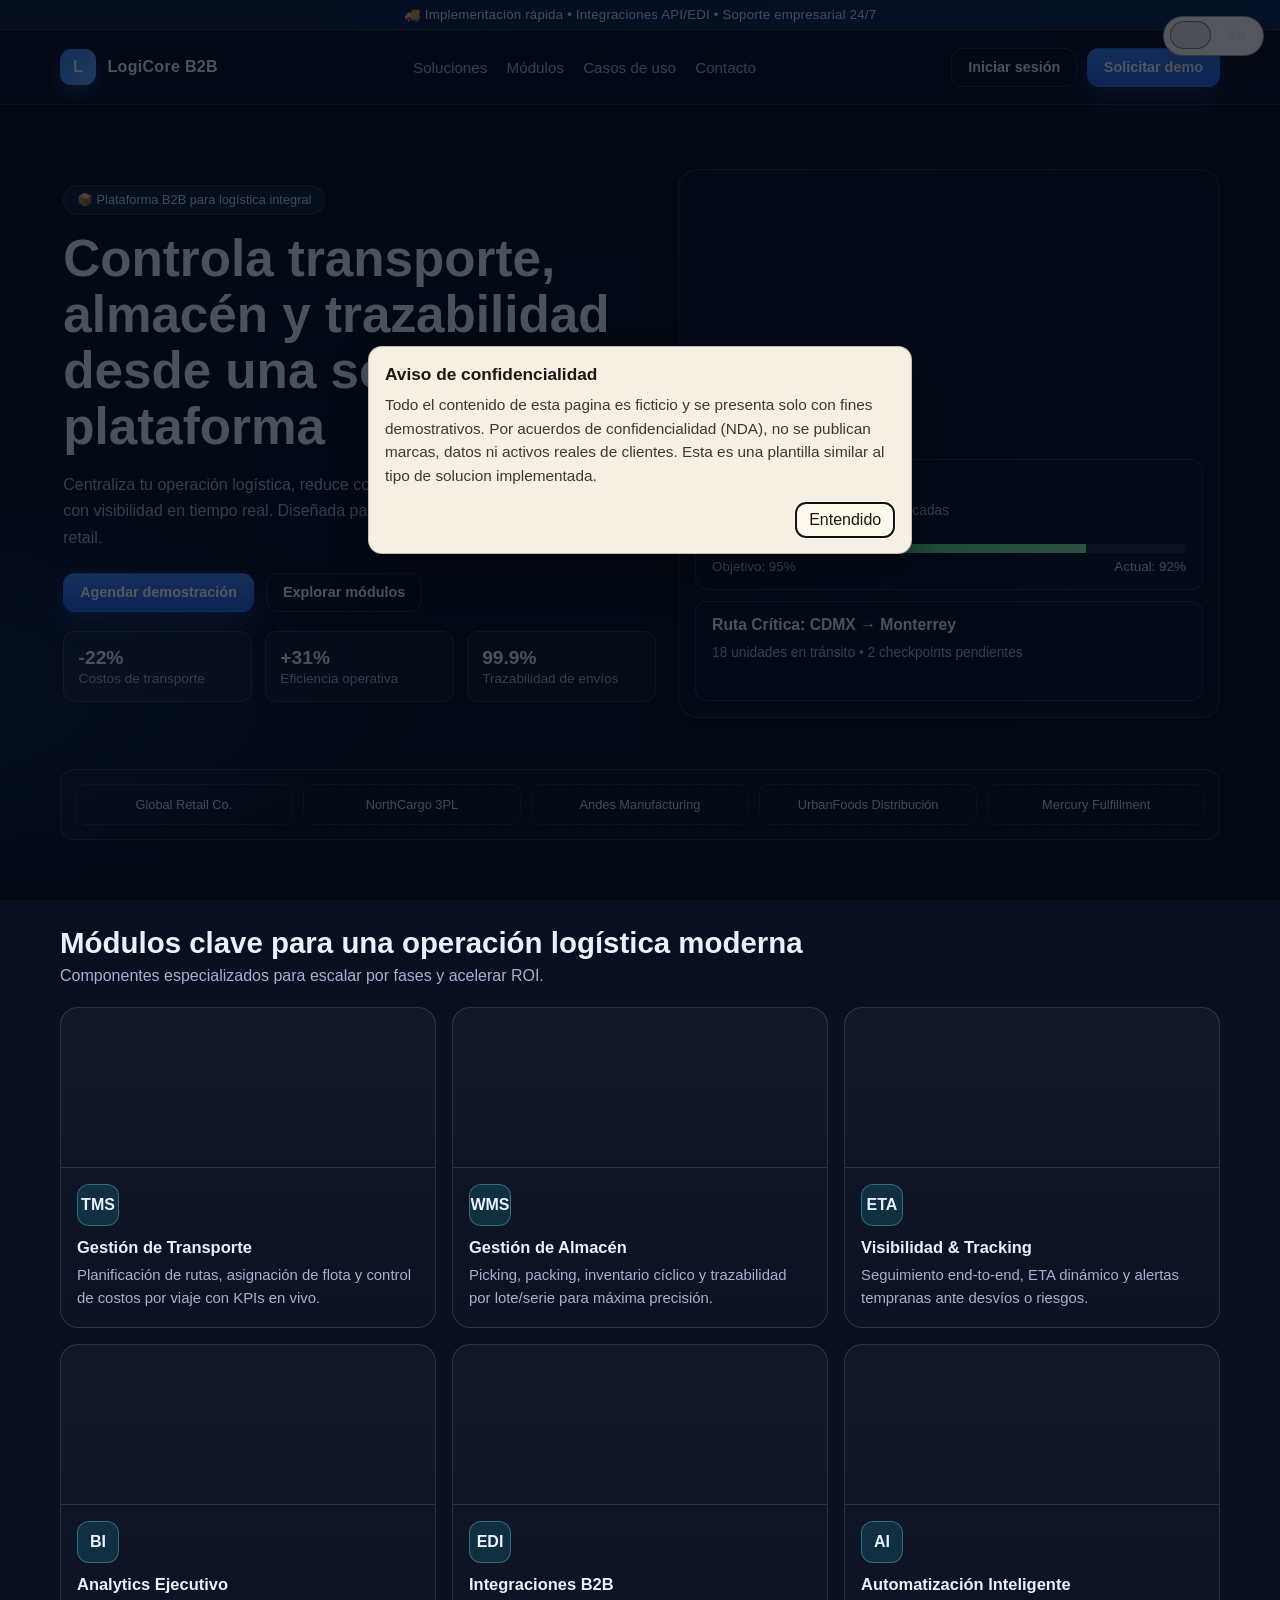
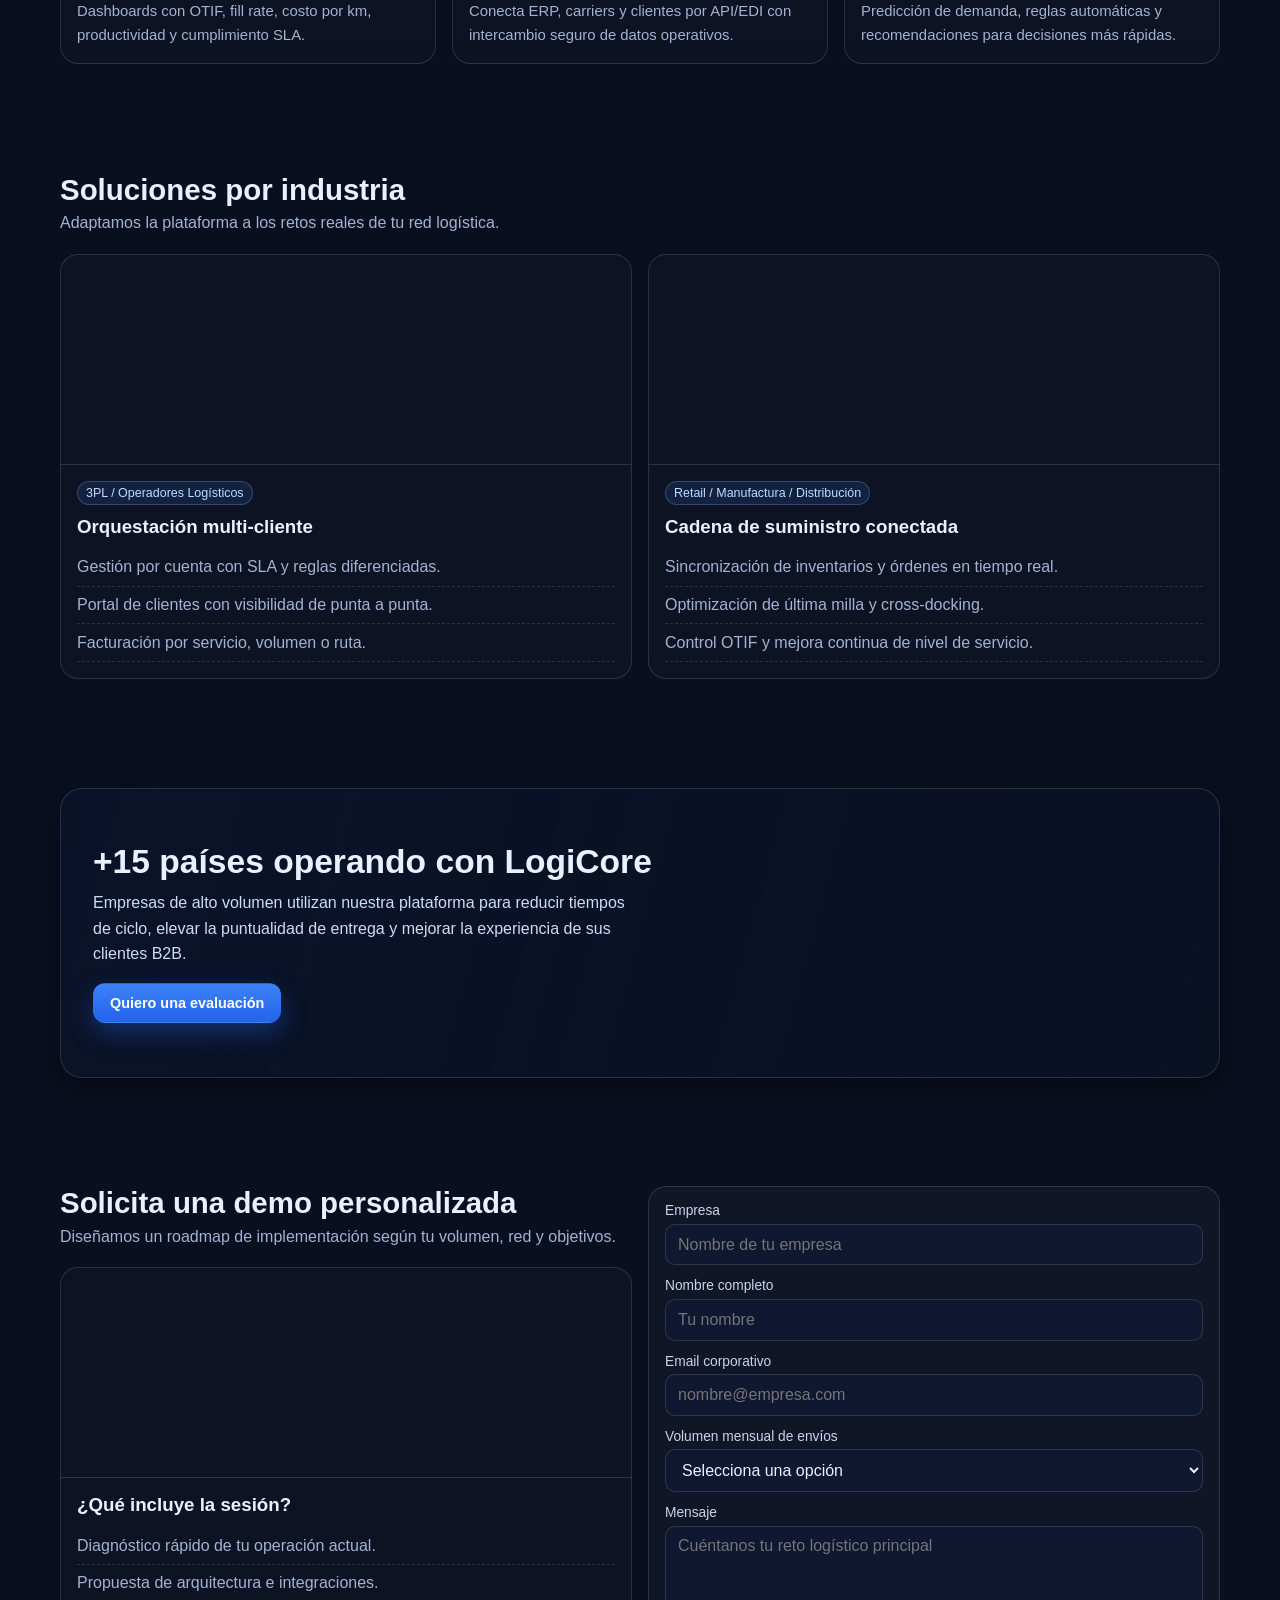
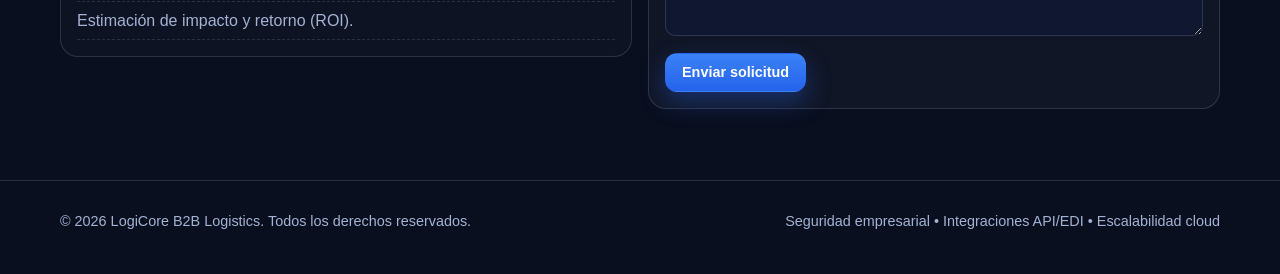
<file: proyectos/plataforma-b2b-logistica.html>
<!DOCTYPE html>
<html lang="es">
<head>
  <meta charset="UTF-8" />
  <meta name="viewport" content="width=device-width, initial-scale=1.0" />
  <title>LogiCore | Plataforma B2B Logística</title>
  <meta name="description" content="Plataforma B2B logística para optimizar transporte, trazabilidad y operación en tiempo real." />
  <link rel="preconnect" href="https://images.unsplash.com" crossorigin />
  <link rel="dns-prefetch" href="//images.unsplash.com" />

  <style>
    :root {
      --bg: #0a0f1f;
      --bg-soft: #0f1730;
      --card: #121d3d;
      --text: #eaf0ff;
      --muted: #a3b2d3;
      --primary: #3b82f6;
      --primary-2: #2563eb;
      --success: #22c55e;
      --warning: #f59e0b;
      --cyan: #22d3ee;
      --border: rgba(255,255,255,.13);
      --shadow: 0 14px 30px rgba(0,0,0,.32);
      --radius: 18px;
      --max: 1160px;
    }

    * { box-sizing: border-box; margin: 0; padding: 0; }
    html, body {
      font-family: "Inter", "Segoe UI", Roboto, Arial, sans-serif;
      color: var(--text);
      background:
        radial-gradient(1200px 450px at 95% -15%, #20356b 0%, transparent 60%),
        radial-gradient(900px 350px at -10% 20%, #12244f 0%, transparent 60%),
        var(--bg);
      scroll-behavior: smooth;
    }

    a { color: inherit; text-decoration: none; }
    img { max-width: 100%; display: block; }

    .container {
      width: min(100% - 2rem, var(--max));
      margin-inline: auto;
    }

    /* TOP ANNOUNCEMENT */
    .topbar{
      background: linear-gradient(90deg, #0d1b3d, #102657);
      border-bottom: 1px solid var(--border);
      color: #cfe0ff;
      font-size: .83rem;
      text-align: center;
      padding: .45rem 1rem;
      letter-spacing: .2px;
    }

    /* NAV */
    .nav {
      position: sticky;
      top: 0;
      z-index: 60;
      backdrop-filter: blur(8px);
      background: rgba(10,15,31,.75);
      border-bottom: 1px solid var(--border);
    }

    .nav-inner {
      display: flex;
      align-items: center;
      justify-content: space-between;
      min-height: 74px;
      gap: 1rem;
    }

    .brand {
      display: flex;
      align-items: center;
      gap: .72rem;
      font-weight: 700;
      letter-spacing: .3px;
    }

    .logo {
      width: 36px;
      height: 36px;
      border-radius: 11px;
      background: linear-gradient(135deg, var(--primary), #60a5fa);
      display: grid;
      place-items: center;
      font-weight: 800;
      box-shadow: 0 8px 20px rgba(37,99,235,.45);
    }

    .menu {
      display: flex;
      gap: 1.2rem;
      color: var(--muted);
      font-size: .95rem;
    }

    .menu a:hover { color: var(--text); }

    .nav-actions { display: flex; gap: .6rem; align-items: center; }

    .btn {
      border: 1px solid transparent;
      border-radius: 12px;
      padding: .68rem 1rem;
      font-weight: 600;
      font-size: .9rem;
      cursor: pointer;
      transition: .2s ease;
      display: inline-flex;
      align-items: center;
      justify-content: center;
      gap: .45rem;
    }

    .btn-outline {
      border-color: var(--border);
      color: var(--text);
      background: transparent;
    }

    .btn-outline:hover {
      border-color: rgba(255,255,255,.25);
      background: rgba(255,255,255,.05);
    }

    .btn-primary {
      background: linear-gradient(180deg, var(--primary), var(--primary-2));
      color: white;
      box-shadow: 0 10px 24px rgba(37,99,235,.35);
    }
    .btn-primary:hover { transform: translateY(-1px); }

    .menu-toggle {
      display: none;
      border: 1px solid var(--border);
      background: transparent;
      color: var(--text);
      border-radius: 10px;
      width: 40px; height: 40px;
      cursor: pointer;
    }

    /* HERO */
    .hero { padding: 4rem 0 3.2rem; }

    .hero-grid {
      display: grid;
      grid-template-columns: 1.05fr .95fr;
      gap: 1.2rem;
      align-items: stretch;
    }

    .hero-left {
      padding: 1rem .2rem;
    }

    .eyebrow {
      display: inline-flex;
      align-items: center;
      gap: .5rem;
      border: 1px solid var(--border);
      background: rgba(59,130,246,.12);
      color: #bfdbfe;
      border-radius: 999px;
      padding: .38rem .8rem;
      font-size: .8rem;
      margin-bottom: 1rem;
    }

    h1 {
      font-size: clamp(1.95rem, 4vw, 3.25rem);
      line-height: 1.1;
      margin-bottom: 1rem;
    }

    .hero p {
      color: var(--muted);
      max-width: 62ch;
      line-height: 1.65;
      margin-bottom: 1.35rem;
    }

    .hero-cta { display: flex; gap: .75rem; flex-wrap: wrap; }

    .metrics {
      display: grid;
      grid-template-columns: repeat(3, 1fr);
      gap: .8rem;
      margin-top: 1.2rem;
    }

    .metric {
      border: 1px solid var(--border);
      background: rgba(255,255,255,.03);
      border-radius: 12px;
      padding: .9rem;
    }

    .metric strong { font-size: 1.2rem; display: block; }
    .metric span { color: var(--muted); font-size: .85rem; }

    .hero-right {
      border-radius: 20px;
      overflow: hidden;
      border: 1px solid var(--border);
      position: relative;
      min-height: 500px;
      box-shadow: var(--shadow);
      background:
        linear-gradient(130deg, rgba(10,20,40,.75), rgba(10,20,40,.35)),
        url("https://images.unsplash.com/photo-1586528116311-ad8dd3c8310d?auto=format&fit=crop&w=1400&q=80") center/cover no-repeat;
    }

    .floating {
      position: absolute;
      right: 1rem;
      left: 1rem;
      bottom: 1rem;
      display: grid;
      gap: .7rem;
    }

    .panel {
      background: rgba(10,20,42,.82);
      backdrop-filter: blur(4px);
      border: 1px solid var(--border);
      border-radius: 12px;
      padding: .9rem 1rem;
    }

    .panel h4 { margin-bottom: .45rem; font-size: .98rem; }
    .panel p { color: var(--muted); font-size: .86rem; }

    .progress {
      height: 9px;
      border-radius: 999px;
      background: rgba(255,255,255,.1);
      overflow: hidden;
      margin: .55rem 0 .4rem;
    }
    .bar {
      height: 100%;
      width: 79%;
      background: linear-gradient(90deg, var(--success), #86efac);
    }

    .route {
      display: flex;
      justify-content: space-between;
      color: #c4d0ed;
      font-size: .84rem;
    }

    /* Trusted */
    .trusted { padding: 0 0 2rem; }
    .trusted-wrap{
      border: 1px solid var(--border);
      border-radius: 14px;
      background: rgba(255,255,255,.02);
      padding: .85rem;
      display: grid;
      grid-template-columns: repeat(5, 1fr);
      gap: .6rem;
      align-items: center;
    }
    .logo-box{
      border: 1px dashed rgba(255,255,255,.16);
      color: #c8d4ef;
      text-align: center;
      border-radius: 10px;
      padding: .75rem .5rem;
      font-size: .8rem;
    }

    /* Generic sections */
    section { padding: 3.4rem 0; }
    .section-head { margin-bottom: 1.35rem; }
    .section-head h2 { font-size: clamp(1.4rem, 2.3vw, 2rem); margin-bottom: .45rem; }
    .section-head p { color: var(--muted); }

    .grid-3 {
      display: grid;
      grid-template-columns: repeat(3, 1fr);
      gap: 1rem;
    }

    .card {
      border: 1px solid var(--border);
      border-radius: var(--radius);
      background: linear-gradient(180deg, rgba(255,255,255,.04), rgba(255,255,255,.015));
      overflow: hidden;
      transition: .2s ease;
    }
    .card:hover {
      transform: translateY(-3px);
      border-color: rgba(255,255,255,.24);
    }

    .card-img {
      height: 160px;
      background-size: cover;
      background-position: center;
      border-bottom: 1px solid var(--border);
    }

    .card-body { padding: 1rem; }
    .icon {
      width: 42px; height: 42px;
      border-radius: 12px;
      display: grid; place-items: center;
      background: rgba(34,211,238,.14);
      border: 1px solid rgba(103,232,249,.35);
      margin-bottom: .75rem;
      font-weight: 700;
    }

    .card h3 { margin-bottom: .42rem; font-size: 1.03rem; }
    .card p { color: var(--muted); line-height: 1.58; font-size: .93rem; }

    /* Split showcase */
    .split { display: grid; grid-template-columns: 1fr 1fr; gap: 1rem; }

    .showcase {
      border: 1px solid var(--border);
      border-radius: var(--radius);
      overflow: hidden;
      background: rgba(255,255,255,.02);
    }

    .showcase .photo {
      height: 210px;
      background-size: cover;
      background-position: center;
      border-bottom: 1px solid var(--border);
    }

    .showcase .content { padding: 1rem; }

    .tag {
      font-size: .78rem;
      color: #bfdbfe;
      background: rgba(59,130,246,.14);
      border: 1px solid rgba(147,197,253,.25);
      padding: .25rem .5rem;
      border-radius: 999px;
      display: inline-block;
      margin-bottom: .7rem;
    }

    .list {
      list-style: none;
      margin-top: .7rem;
    }
    .list li {
      padding: .58rem 0;
      border-bottom: 1px dashed rgba(255,255,255,.12);
      color: var(--muted);
    }

    /* CTA visual */
    .cta-visual{
      border: 1px solid var(--border);
      border-radius: 22px;
      overflow: hidden;
      min-height: 290px;
      box-shadow: var(--shadow);
      background:
        linear-gradient(105deg, rgba(10,20,42,.82), rgba(10,20,42,.45)),
        url("https://images.unsplash.com/photo-1494412685616-a5d310fbb07d?auto=format&fit=crop&w=1400&q=80") center/cover no-repeat;
      display: flex;
      align-items: center;
      padding: 2rem;
    }
    .cta-visual h3{
      font-size: clamp(1.4rem, 2.7vw, 2.1rem);
      margin-bottom: .6rem;
    }
    .cta-visual p{
      color:#cfdbf7;
      max-width: 62ch;
      margin-bottom: 1rem;
      line-height:1.6;
    }

    /* Contact */
    .contact-grid { display: grid; grid-template-columns: 1fr 1fr; gap: 1rem; }

    form {
      border: 1px solid var(--border);
      border-radius: var(--radius);
      background: rgba(255,255,255,.03);
      padding: 1rem;
    }

    .field { margin-bottom: .82rem; }
    label {
      display: block;
      margin-bottom: .35rem;
      font-size: .86rem;
      color: #c8d4ef;
    }

    input, select, textarea {
      width: 100%;
      border: 1px solid var(--border);
      background: #0f1731;
      color: var(--text);
      border-radius: 10px;
      padding: .67rem .75rem;
      font: inherit;
      outline: none;
    }

    input:focus, select:focus, textarea:focus {
      border-color: rgba(96,165,250,.7);
      box-shadow: 0 0 0 3px rgba(59,130,246,.2);
    }

    textarea { min-height: 110px; resize: vertical; }

    .notice {
      display: none;
      margin-top: .8rem;
      padding: .7rem .8rem;
      border-radius: 10px;
      font-size: .9rem;
      border: 1px solid rgba(34,197,94,.35);
      background: rgba(34,197,94,.12);
      color: #bbf7d0;
    }

    footer {
      padding: 2rem 0 2.8rem;
      color: var(--muted);
      border-top: 1px solid var(--border);
      margin-top: 1rem;
      font-size: .9rem;
    }

    .foot {
      display: flex;
      justify-content: space-between;
      gap: 1rem;
      flex-wrap: wrap;
    }

    /* Responsive */
    @media (max-width: 980px) {
      .hero-grid, .split, .contact-grid { grid-template-columns: 1fr; }
      .grid-3 { grid-template-columns: repeat(2, 1fr); }
      .trusted-wrap { grid-template-columns: repeat(3, 1fr); }
      .hero-right { min-height: 390px; }
    }

    @media (max-width: 760px) {
      .menu {
        position: absolute;
        top: 74px; left: 0; right: 0;
        background: rgba(10,15,31,.98);
        border-bottom: 1px solid var(--border);
        display: none;
        flex-direction: column;
        padding: .8rem 1rem 1rem;
      }
      .menu.show { display: flex; }
      .menu-toggle { display: inline-grid; place-items: center; }
      .nav-actions .btn-outline { display: none; }
      .grid-3, .metrics, .trusted-wrap { grid-template-columns: 1fr; }
    }
  </style>
</head>
<body>

  <div class="topbar">🚚 Implementación rápida • Integraciones API/EDI • Soporte empresarial 24/7</div>

  <header class="nav">
    <div class="container nav-inner">
      <a href="#" class="brand">
        <span class="logo">L</span>
        <span>LogiCore B2B</span>
      </a>

      <nav id="menu" class="menu">
        <a href="#soluciones">Soluciones</a>
        <a href="#modulos">Módulos</a>
        <a href="#casos">Casos de uso</a>
        <a href="#contacto">Contacto</a>
      </nav>

      <div class="nav-actions">
        <a class="btn btn-outline" href="#">Iniciar sesión</a>
        <a class="btn btn-primary" href="#contacto">Solicitar demo</a>
        <button id="menuToggle" class="menu-toggle" aria-label="Abrir menú">☰</button>
      </div>
    </div>
  </header>

  <main>
    <section class="hero">
      <div class="container hero-grid">
        <div class="hero-left">
          <span class="eyebrow">📦 Plataforma B2B para logística integral</span>
          <h1>Controla transporte, almacén y trazabilidad desde una sola plataforma</h1>
          <p>
            Centraliza tu operación logística, reduce costos y mejora cumplimiento SLA con visibilidad en tiempo real.
            Diseñada para 3PL, distribución, manufactura y retail.
          </p>

          <div class="hero-cta">
            <a href="#contacto" class="btn btn-primary">Agendar demostración</a>
            <a href="#modulos" class="btn btn-outline">Explorar módulos</a>
          </div>

          <div class="metrics">
            <div class="metric"><strong>-22%</strong><span>Costos de transporte</span></div>
            <div class="metric"><strong>+31%</strong><span>Eficiencia operativa</span></div>
            <div class="metric"><strong>99.9%</strong><span>Trazabilidad de envíos</span></div>
          </div>
        </div>

        <div class="hero-right">
          <div class="floating">
            <div class="panel">
              <h4>Estado Operacional Diario</h4>
              <p>Cumplimiento de entregas planificadas</p>
              <div class="progress"><div class="bar"></div></div>
              <div class="route"><span>Objetivo: 95%</span><span>Actual: 92%</span></div>
            </div>
            <div class="panel">
              <h4>Ruta Crítica: CDMX → Monterrey</h4>
              <p>18 unidades en tránsito • 2 checkpoints pendientes</p>
            </div>
          </div>
        </div>
      </div>
    </section>

    <section class="trusted">
      <div class="container">
        <div class="trusted-wrap">
          <div class="logo-box">Global Retail Co.</div>
          <div class="logo-box">NorthCargo 3PL</div>
          <div class="logo-box">Andes Manufacturing</div>
          <div class="logo-box">UrbanFoods Distribución</div>
          <div class="logo-box">Mercury Fulfillment</div>
        </div>
      </div>
    </section>

    <section id="modulos">
      <div class="container">
        <div class="section-head">
          <h2>Módulos clave para una operación logística moderna</h2>
          <p>Componentes especializados para escalar por fases y acelerar ROI.</p>
        </div>

        <div class="grid-3">
          <article class="card">
            <div class="card-img" style="background-image:url('https://images.unsplash.com/photo-1601584115197-04ecc0da31d7?auto=format&fit=crop&w=1200&q=80')"></div>
            <div class="card-body">
              <div class="icon">TMS</div>
              <h3>Gestión de Transporte</h3>
              <p>Planificación de rutas, asignación de flota y control de costos por viaje con KPIs en vivo.</p>
            </div>
          </article>

          <article class="card">
            <div class="card-img" style="background-image:url('https://images.unsplash.com/photo-1553413077-190dd305871c?auto=format&fit=crop&w=1200&q=80')"></div>
            <div class="card-body">
              <div class="icon">WMS</div>
              <h3>Gestión de Almacén</h3>
              <p>Picking, packing, inventario cíclico y trazabilidad por lote/serie para máxima precisión.</p>
            </div>
          </article>

          <article class="card">
            <div class="card-img" style="background-image:url('https://images.unsplash.com/photo-1587293852726-70cdb56c2866?auto=format&fit=crop&w=1200&q=80')"></div>
            <div class="card-body">
              <div class="icon">ETA</div>
              <h3>Visibilidad & Tracking</h3>
              <p>Seguimiento end-to-end, ETA dinámico y alertas tempranas ante desvíos o riesgos.</p>
            </div>
          </article>

          <article class="card">
            <div class="card-img" style="background-image:url('https://images.unsplash.com/photo-1460925895917-afdab827c52f?auto=format&fit=crop&w=1200&q=80')"></div>
            <div class="card-body">
              <div class="icon">BI</div>
              <h3>Analytics Ejecutivo</h3>
              <p>Dashboards con OTIF, fill rate, costo por km, productividad y cumplimiento SLA.</p>
            </div>
          </article>

          <article class="card">
            <div class="card-img" style="background-image:url('https://images.unsplash.com/photo-1556155092-490a1ba16284?auto=format&fit=crop&w=1200&q=80')"></div>
            <div class="card-body">
              <div class="icon">EDI</div>
              <h3>Integraciones B2B</h3>
              <p>Conecta ERP, carriers y clientes por API/EDI con intercambio seguro de datos operativos.</p>
            </div>
          </article>

          <article class="card">
            <div class="card-img" style="background-image:url('https://images.unsplash.com/photo-1517048676732-d65bc937f952?auto=format&fit=crop&w=1200&q=80')"></div>
            <div class="card-body">
              <div class="icon">AI</div>
              <h3>Automatización Inteligente</h3>
              <p>Predicción de demanda, reglas automáticas y recomendaciones para decisiones más rápidas.</p>
            </div>
          </article>
        </div>
      </div>
    </section>

    <section id="soluciones">
      <div class="container">
        <div class="section-head">
          <h2>Soluciones por industria</h2>
          <p>Adaptamos la plataforma a los retos reales de tu red logística.</p>
        </div>

        <div class="split">
          <article class="showcase">
            <div class="photo" style="background-image:url('https://images.unsplash.com/photo-1494412651409-8963ce7935a7?auto=format&fit=crop&w=1400&q=80')"></div>
            <div class="content">
              <span class="tag">3PL / Operadores Logísticos</span>
              <h3>Orquestación multi-cliente</h3>
              <ul class="list">
                <li>Gestión por cuenta con SLA y reglas diferenciadas.</li>
                <li>Portal de clientes con visibilidad de punta a punta.</li>
                <li>Facturación por servicio, volumen o ruta.</li>
              </ul>
            </div>
          </article>

          <article class="showcase">
            <div class="photo" style="background-image:url('https://images.unsplash.com/photo-1581092160607-ee22621dd758?auto=format&fit=crop&w=1400&q=80')"></div>
            <div class="content">
              <span class="tag">Retail / Manufactura / Distribución</span>
              <h3>Cadena de suministro conectada</h3>
              <ul class="list">
                <li>Sincronización de inventarios y órdenes en tiempo real.</li>
                <li>Optimización de última milla y cross-docking.</li>
                <li>Control OTIF y mejora continua de nivel de servicio.</li>
              </ul>
            </div>
          </article>
        </div>
      </div>
    </section>

    <section id="casos">
      <div class="container">
        <article class="cta-visual">
          <div>
            <h3>+15 países operando con LogiCore</h3>
            <p>Empresas de alto volumen utilizan nuestra plataforma para reducir tiempos de ciclo, elevar la puntualidad de entrega y mejorar la experiencia de sus clientes B2B.</p>
            <a href="#contacto" class="btn btn-primary">Quiero una evaluación</a>
          </div>
        </article>
      </div>
    </section>

    <section id="contacto">
      <div class="container contact-grid">
        <div>
          <div class="section-head">
            <h2>Solicita una demo personalizada</h2>
            <p>Diseñamos un roadmap de implementación según tu volumen, red y objetivos.</p>
          </div>

          <article class="showcase">
            <div class="photo" style="background-image:url('https://images.unsplash.com/photo-1454165804606-c3d57bc86b40?auto=format&fit=crop&w=1400&q=80')"></div>
            <div class="content">
              <h3 style="margin-bottom:.55rem;">¿Qué incluye la sesión?</h3>
              <ul class="list">
                <li>Diagnóstico rápido de tu operación actual.</li>
                <li>Propuesta de arquitectura e integraciones.</li>
                <li>Estimación de impacto y retorno (ROI).</li>
              </ul>
            </div>
          </article>
        </div>

        <form id="leadForm">
          <div class="field">
            <label for="empresa">Empresa</label>
            <input id="empresa" name="empresa" required placeholder="Nombre de tu empresa" />
          </div>
          <div class="field">
            <label for="nombre">Nombre completo</label>
            <input id="nombre" name="nombre" required placeholder="Tu nombre" />
          </div>
          <div class="field">
            <label for="email">Email corporativo</label>
            <input id="email" name="email" type="email" required placeholder="nombre@empresa.com" />
          </div>
          <div class="field">
            <label for="volumen">Volumen mensual de envíos</label>
            <select id="volumen" name="volumen" required>
              <option value="">Selecciona una opción</option>
              <option>0 - 1,000</option>
              <option>1,001 - 10,000</option>
              <option>10,001 - 50,000</option>
              <option>50,000+</option>
            </select>
          </div>
          <div class="field">
            <label for="mensaje">Mensaje</label>
            <textarea id="mensaje" name="mensaje" placeholder="Cuéntanos tu reto logístico principal"></textarea>
          </div>
          <button class="btn btn-primary" type="submit">Enviar solicitud</button>
          <div id="notice" class="notice">✅ Gracias. Tu solicitud fue enviada correctamente.</div>
        </form>
      </div>
    </section>
  </main>

  <footer>
    <div class="container foot">
      <span>© <span id="year"></span> LogiCore B2B Logistics. Todos los derechos reservados.</span>
      <span>Seguridad empresarial • Integraciones API/EDI • Escalabilidad cloud</span>
    </div>
  </footer>

  <script>
    // Año dinámico
    document.getElementById("year").textContent = new Date().getFullYear();

    // Menú móvil
    const menu = document.getElementById("menu");
    const toggle = document.getElementById("menuToggle");

    toggle.addEventListener("click", () => {
      menu.classList.toggle("show");
    });

    menu.querySelectorAll("a").forEach(link => {
      link.addEventListener("click", () => menu.classList.remove("show"));
    });

    // Simulación formulario
    const form = document.getElementById("leadForm");
    const notice = document.getElementById("notice");

    form.addEventListener("submit", (e) => {
      e.preventDefault();

      if (!form.checkValidity()) {
        form.reportValidity();
        return;
      }

      const data = Object.fromEntries(new FormData(form).entries());
      console.log("Lead capturado:", data);

      notice.style.display = "block";
      form.reset();

      setTimeout(() => {
        notice.style.display = "none";
      }, 5000);
    });
  </script>
  <script>
    (function () {
      const style = document.createElement("style");
      style.textContent = ""
        + ".legal-popup-overlay{position:fixed;inset:0;background:rgba(2,6,16,.68);display:grid;place-items:center;padding:1rem;z-index:9999;opacity:0;visibility:hidden;transition:opacity .2s ease,visibility .2s ease}" 
        + ".legal-popup-overlay.is-visible{opacity:1;visibility:visible}" 
        + ".legal-popup{width:min(100%,34rem);background:#f6efe3;color:#1b1714;border:1px solid rgba(47,39,34,.25);border-radius:14px;padding:1rem 1rem .9rem;box-shadow:0 20px 40px rgba(0,0,0,.35)}" 
        + ".legal-popup h2{margin:0 0 .45rem;font-size:1.08rem;line-height:1.3}" 
        + ".legal-popup p{margin:0;color:#3f362f;line-height:1.55;font-size:.96rem}" 
        + ".legal-popup-actions{margin-top:.9rem;display:flex;justify-content:flex-end}" 
        + ".legal-popup-close{border:1px solid rgba(47,39,34,.3);background:#fff8ec;color:#1b1714;border-radius:10px;padding:.5rem .8rem;font:inherit;cursor:pointer}";
      document.head.appendChild(style);

      const overlay = document.createElement("div");
      overlay.className = "legal-popup-overlay";
      overlay.innerHTML = ""
        + "<section class=\"legal-popup\" role=\"dialog\" aria-modal=\"true\" aria-labelledby=\"legalPopupTitle\">"
        + "<h2 id=\"legalPopupTitle\">Aviso de confidencialidad</h2>"
        + "<p>Todo el contenido de esta pagina es ficticio y se presenta solo con fines demostrativos. Por acuerdos de confidencialidad (NDA), no se publican marcas, datos ni activos reales de clientes. Esta es una plantilla similar al tipo de solucion implementada.</p>"
        + "<div class=\"legal-popup-actions\"><button type=\"button\" class=\"legal-popup-close\">Entendido</button></div>"
        + "</section>";
      document.body.appendChild(overlay);

      const closeButton = overlay.querySelector(".legal-popup-close");
      const dialog = overlay.querySelector(".legal-popup");

      function closePopup() {
        overlay.classList.remove("is-visible");
      }

      closeButton.addEventListener("click", closePopup);
      overlay.addEventListener("click", function (event) {
        if (event.target === overlay) closePopup();
      });
      document.addEventListener("keydown", function (event) {
        if (event.key === "Escape") closePopup();
      });

      window.requestAnimationFrame(function () {
        overlay.classList.add("is-visible");
        closeButton.focus();
      });

      if (dialog) {
        dialog.addEventListener("click", function (event) {
          event.stopPropagation();
        });
      }
    })();
  </script>
  <script src="../js/projects-i18n.js" defer></script>
</body>
</html>
</file>
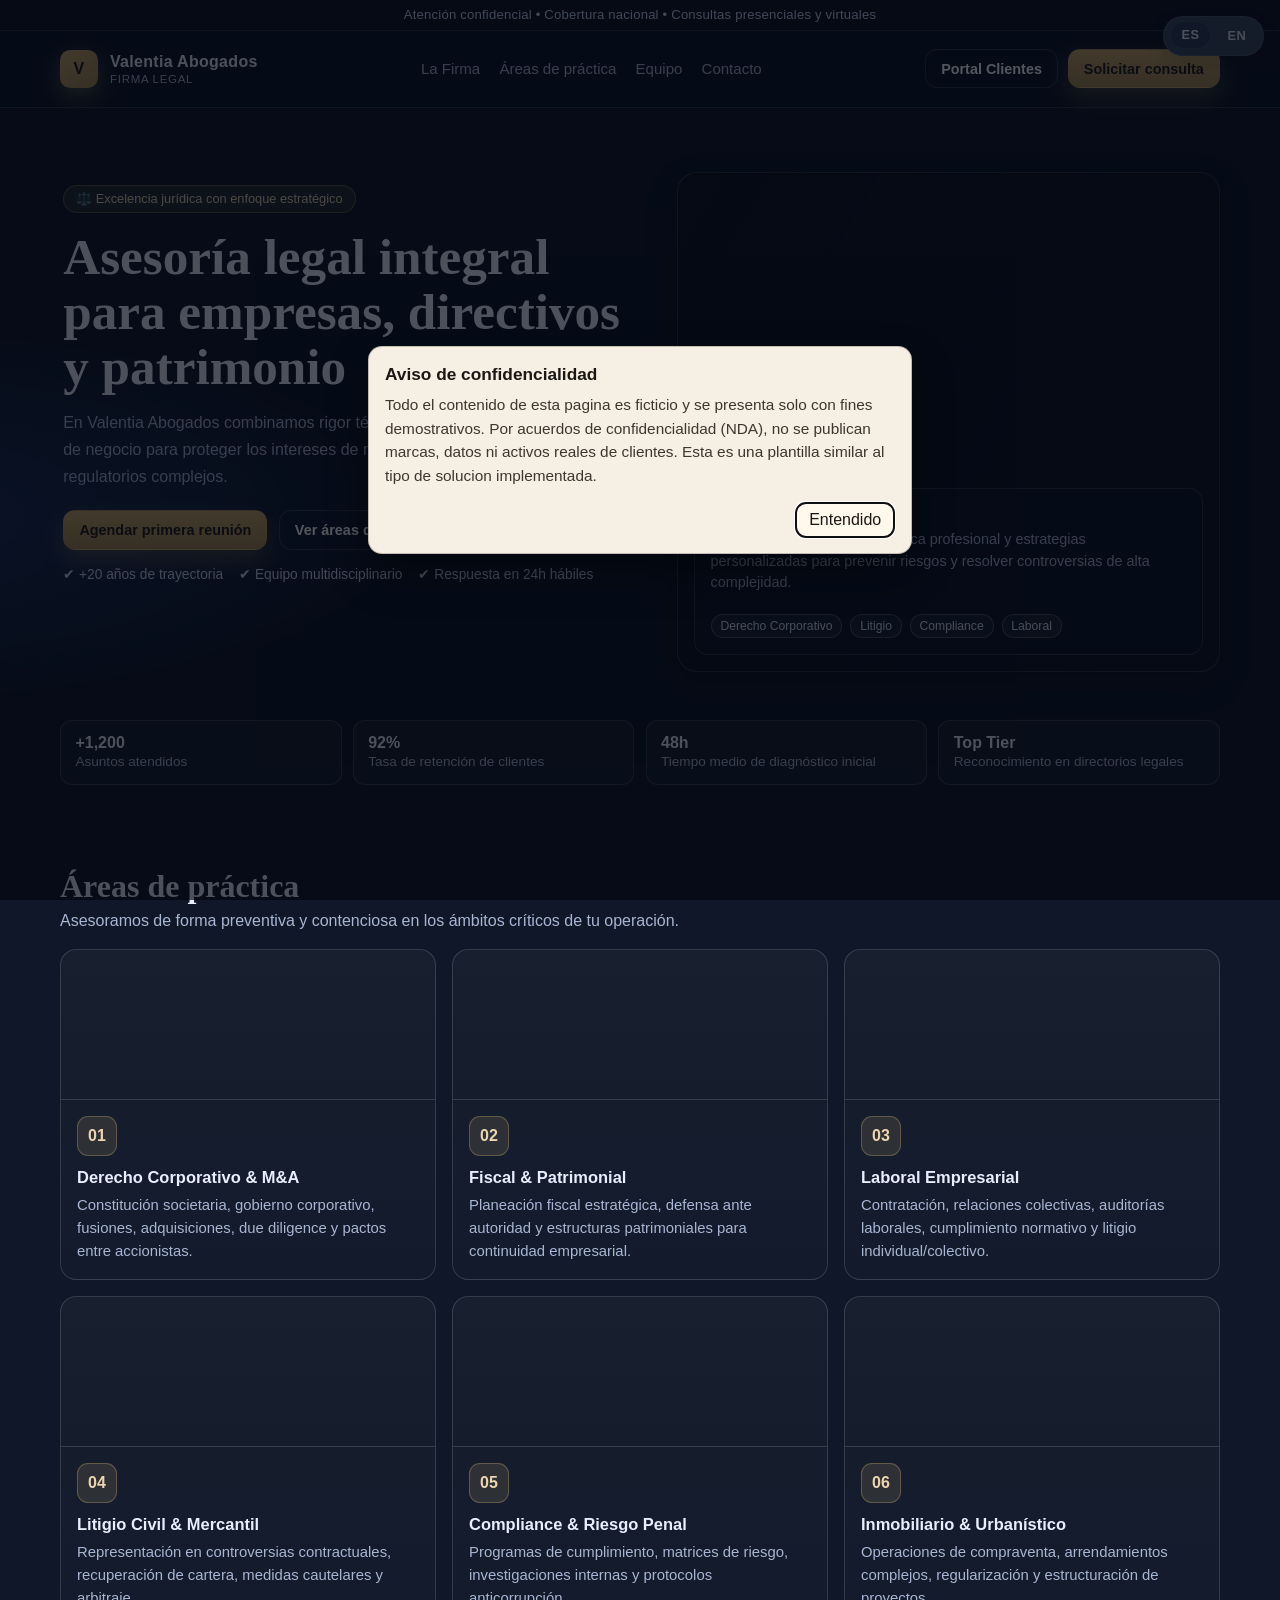
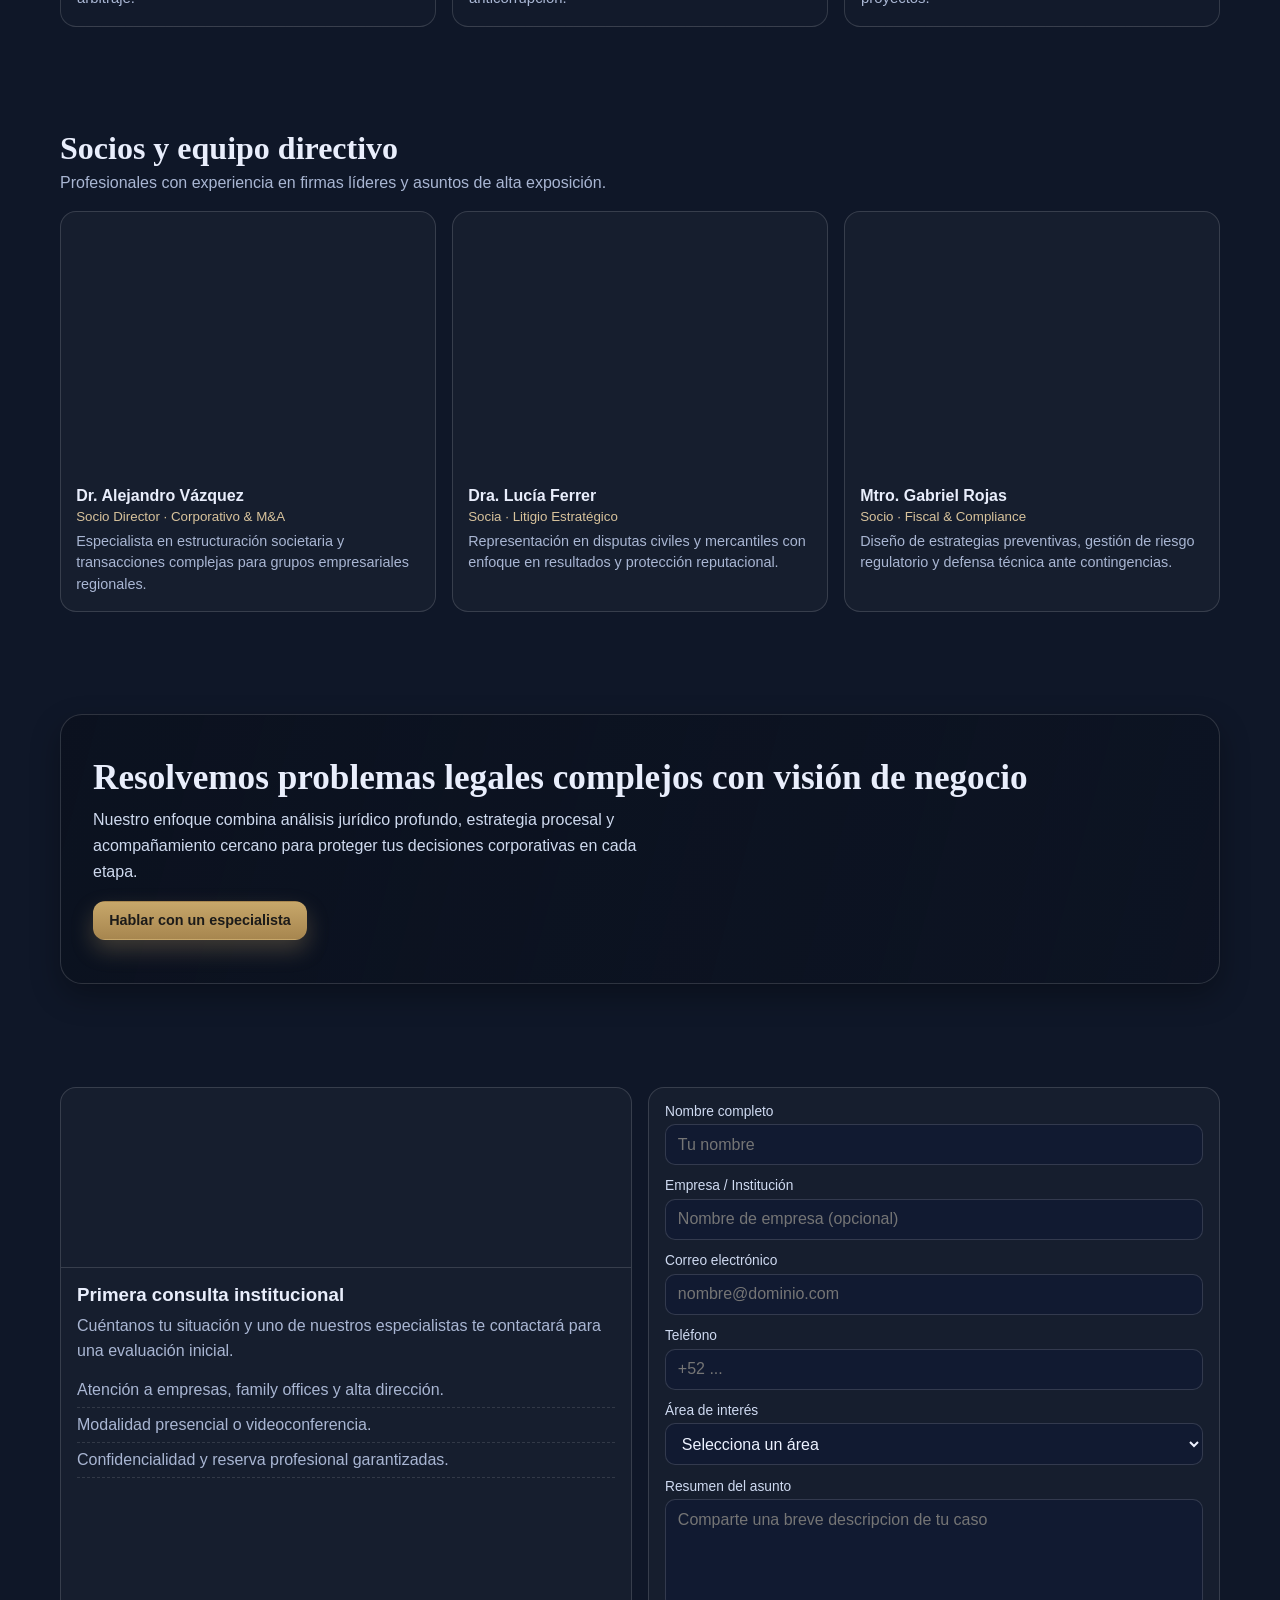
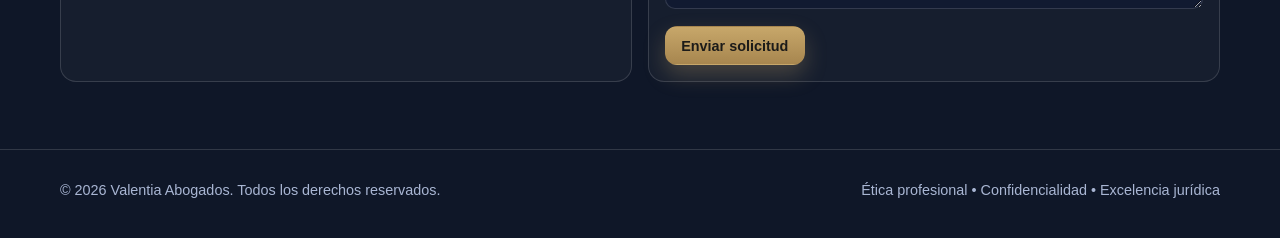
<file: proyectos/sitio-institucional-legal.html>
<!DOCTYPE html>
<html lang="es">
<head>
  <meta charset="UTF-8" />
  <meta name="viewport" content="width=device-width, initial-scale=1.0" />
  <title>Valentia Abogados | Firma Legal</title>
  <meta name="description" content="Sitio institucional para firma legal: derecho corporativo, litigio, laboral, fiscal y compliance." />
  <link rel="preconnect" href="https://images.unsplash.com" crossorigin />
  <link rel="dns-prefetch" href="//images.unsplash.com" />
  <style>
    :root{
      --bg:#0f1728;
      --bg-soft:#15203a;
      --paper:#1b2947;
      --text:#e9eefc;
      --muted:#a9b6d3;
      --gold:#c7a76a;
      --gold-dark:#a7864f;
      --line:rgba(255,255,255,.14);
      --ok:#22c55e;
      --danger:#ef4444;
      --radius:16px;
      --shadow:0 12px 30px rgba(0,0,0,.3);
      --max:1160px;
    }

    *{box-sizing:border-box;margin:0;padding:0}
    html,body{
      font-family:"Inter","Segoe UI",Roboto,Arial,sans-serif;
      background:
        radial-gradient(1100px 420px at 90% -10%, #243a72 0%, transparent 60%),
        radial-gradient(900px 320px at -10% 15%, #1b2f5d 0%, transparent 60%),
        var(--bg);
      color:var(--text);
      scroll-behavior:smooth;
    }

    a{color:inherit;text-decoration:none}
    img{max-width:100%;display:block}
    .container{width:min(100% - 2rem, var(--max));margin-inline:auto}

    /* Topbar */
    .topbar{
      background:#0b1222;
      color:#c7d3ee;
      border-bottom:1px solid var(--line);
      text-align:center;
      font-size:.82rem;
      padding:.46rem .8rem;
      letter-spacing:.2px;
    }

    /* Header */
    header{
      position:sticky;top:0;z-index:60;
      backdrop-filter:blur(8px);
      background:rgba(15,23,40,.78);
      border-bottom:1px solid var(--line);
    }

    .nav{
      min-height:76px;
      display:flex;align-items:center;justify-content:space-between;gap:1rem;
    }

    .brand{
      display:flex;align-items:center;gap:.75rem;font-weight:700;
      letter-spacing:.3px;
    }

    .crest{
      width:38px;height:38px;border-radius:10px;
      background:linear-gradient(145deg,var(--gold),var(--gold-dark));
      color:#1a1a1a;font-weight:800;display:grid;place-items:center;
      box-shadow:0 8px 20px rgba(199,167,106,.35);
    }

    .brand small{
      display:block;
      color:var(--muted);
      font-size:.72rem;
      font-weight:500;
      letter-spacing:.7px;
      text-transform:uppercase;
      margin-top:.1rem;
    }

    nav.menu{
      display:flex;gap:1.2rem;color:var(--muted);font-size:.94rem;
    }
    nav.menu a{border-bottom:1px solid transparent;padding:.2rem 0}
    nav.menu a:hover{color:#fff;border-color:rgba(255,255,255,.35)}

    .actions{display:flex;gap:.6rem;align-items:center}
    .btn{
      border:1px solid transparent;background:transparent;color:#fff;
      border-radius:12px;padding:.66rem .95rem;font-size:.9rem;font-weight:600;
      cursor:pointer;transition:.2s ease;display:inline-flex;align-items:center;gap:.45rem;
    }
    .btn-outline{border-color:var(--line)}
    .btn-outline:hover{background:rgba(255,255,255,.05)}
    .btn-gold{
      background:linear-gradient(180deg,var(--gold),var(--gold-dark));
      color:#1c1b19;border-color:transparent;
      box-shadow:0 10px 22px rgba(199,167,106,.28);
    }
    .btn-gold:hover{transform:translateY(-1px)}
    .menu-toggle{
      display:none;width:40px;height:40px;border-radius:10px;
      border:1px solid var(--line);background:transparent;color:#fff;cursor:pointer;
    }

    /* Hero */
    .hero{padding:4rem 0 3rem}
    .hero-grid{
      display:grid;grid-template-columns:1.05fr .95fr;gap:1rem;align-items:stretch;
    }

    .hero-left{padding:.8rem .2rem}
    .kicker{
      display:inline-flex;align-items:center;gap:.45rem;
      border:1px solid rgba(199,167,106,.35);
      background:rgba(199,167,106,.12);
      color:#e9d7b4;
      border-radius:999px;
      padding:.35rem .75rem;font-size:.8rem;margin-bottom:1rem;
    }

    h1{
      font-family:"Times New Roman",Georgia,serif;
      font-weight:600;
      line-height:1.08;
      font-size:clamp(2rem,4vw,3.2rem);
      margin-bottom:.95rem;
    }

    .hero p{
      color:var(--muted);
      line-height:1.68;
      max-width:62ch;
      margin-bottom:1.25rem;
    }

    .hero-cta{display:flex;gap:.7rem;flex-wrap:wrap}
    .mini{
      margin-top:1rem;color:#c9d5ee;font-size:.86rem;
      display:flex;gap:1rem;flex-wrap:wrap
    }

    .hero-right{
      border:1px solid var(--line);
      border-radius:20px;
      overflow:hidden;
      min-height:500px;
      position:relative;
      box-shadow:var(--shadow);
      background:
        linear-gradient(120deg, rgba(10,16,30,.78), rgba(10,16,30,.45)),
        url('https://images.unsplash.com/photo-1589829545856-d10d557cf95f?auto=format&fit=crop&w=1400&q=80') center/cover no-repeat;
    }

    .hero-card{
      position:absolute;left:1rem;right:1rem;bottom:1rem;
      background:rgba(14,22,40,.82);
      border:1px solid var(--line);
      border-radius:14px;
      padding:1rem;
      backdrop-filter:blur(4px);
    }
    .hero-card h4{margin-bottom:.4rem}
    .hero-card p{color:var(--muted);font-size:.9rem;line-height:1.5}
    .hero-tags{display:flex;gap:.5rem;flex-wrap:wrap;margin-top:.6rem}
    .tag{
      font-size:.76rem;padding:.24rem .55rem;border-radius:999px;
      border:1px solid rgba(255,255,255,.2);color:#d8e2fb;background:rgba(255,255,255,.06);
    }

    /* Trust bar */
    .trust{padding:0 0 2rem}
    .trust-grid{
      display:grid;grid-template-columns:repeat(4,1fr);gap:.7rem;
    }
    .trust-item{
      border:1px solid var(--line);border-radius:12px;background:rgba(255,255,255,.03);
      padding:.85rem .9rem;
    }
    .trust-item strong{display:block;font-size:1rem}
    .trust-item span{color:var(--muted);font-size:.85rem}

    /* Generic section */
    section{padding:3.2rem 0}
    .head{margin-bottom:1.2rem}
    .head h2{
      font-family:"Times New Roman",Georgia,serif;
      font-size:clamp(1.45rem,2.5vw,2.1rem);
      font-weight:600;margin-bottom:.45rem;
    }
    .head p{color:var(--muted)}

    /* Areas */
    .grid-3{display:grid;grid-template-columns:repeat(3,1fr);gap:1rem}
    .card{
      border:1px solid var(--line);
      border-radius:16px;
      background:linear-gradient(180deg, rgba(255,255,255,.04), rgba(255,255,255,.015));
      overflow:hidden;
      transition:.2s ease;
    }
    .card:hover{transform:translateY(-3px);border-color:rgba(255,255,255,.28)}
    .card-img{
      height:150px;background-size:cover;background-position:center;
      border-bottom:1px solid var(--line);
    }
    .card-body{padding:1rem}
    .icon{
      width:40px;height:40px;border-radius:11px;
      background:rgba(199,167,106,.14);
      border:1px solid rgba(199,167,106,.35);
      display:grid;place-items:center;
      margin-bottom:.7rem;font-weight:700;color:#ebd6b0;
    }
    .card h3{font-size:1.03rem;margin-bottom:.45rem}
    .card p{color:var(--muted);font-size:.93rem;line-height:1.56}

    /* Team */
    .team-grid{
      display:grid;grid-template-columns:repeat(3,1fr);gap:1rem;
    }
    .member{
      border:1px solid var(--line);border-radius:16px;overflow:hidden;background:rgba(255,255,255,.03);
    }
    .member .photo{
      height:260px;background-size:cover;background-position:center;
      filter:saturate(.9);
    }
    .member .info{padding:.95rem}
    .member h4{margin-bottom:.2rem}
    .member small{color:#d8c39c;display:block;margin-bottom:.45rem}
    .member p{color:var(--muted);font-size:.9rem;line-height:1.5}

    /* CTA band */
    .band{
      border:1px solid var(--line);
      border-radius:22px;
      overflow:hidden;
      min-height:270px;
      background:
        linear-gradient(105deg, rgba(11,17,30,.84), rgba(11,17,30,.52)),
        url('https://images.unsplash.com/photo-1454165804606-c3d57bc86b40?auto=format&fit=crop&w=1600&q=80') center/cover no-repeat;
      display:flex;align-items:center;padding:2rem;
      box-shadow:var(--shadow);
    }
    .band h3{
      font-family:"Times New Roman",Georgia,serif;
      font-size:clamp(1.45rem,2.8vw,2.2rem);
      margin-bottom:.55rem;
    }
    .band p{color:#cfdaef;max-width:65ch;line-height:1.62;margin-bottom:1rem}

    /* Contact */
    .contact{
      display:grid;grid-template-columns:1fr 1fr;gap:1rem;
    }

    .panel{
      border:1px solid var(--line);
      border-radius:16px;
      background:rgba(255,255,255,.03);
      overflow:hidden;
    }
    .panel .cover{
      height:180px;
      background:url('https://images.unsplash.com/photo-1521791136064-7986c2920216?auto=format&fit=crop&w=1400&q=80') center/cover no-repeat;
      border-bottom:1px solid var(--line);
    }
    .panel .body{padding:1rem}
    .panel ul{list-style:none;margin-top:.6rem}
    .panel li{
      color:var(--muted);
      padding:.5rem 0;border-bottom:1px dashed rgba(255,255,255,.12);
    }

    form{
      border:1px solid var(--line);
      border-radius:16px;
      background:rgba(255,255,255,.03);
      padding:1rem;
    }
    .field{margin-bottom:.82rem}
    label{
      display:block;margin-bottom:.35rem;
      color:#cfdaf1;font-size:.86rem;
    }
    input,select,textarea{
      width:100%;
      border:1px solid var(--line);
      background:#111a31;
      color:#edf2ff;
      border-radius:10px;
      padding:.66rem .74rem;
      font:inherit;outline:none;
    }
    input:focus,select:focus,textarea:focus{
      border-color:rgba(199,167,106,.7);
      box-shadow:0 0 0 3px rgba(199,167,106,.18);
    }
    textarea{min-height:110px;resize:vertical}

    .notice{
      margin-top:.7rem;
      display:none;
      padding:.65rem .75rem;border-radius:10px;
      border:1px solid rgba(34,197,94,.35);
      background:rgba(34,197,94,.12);
      color:#bbf7d0;font-size:.9rem;
    }

    footer{
      margin-top:1rem;
      padding:2rem 0 2.5rem;
      border-top:1px solid var(--line);
      color:var(--muted);
      font-size:.9rem;
    }
    .foot{
      display:flex;justify-content:space-between;gap:1rem;flex-wrap:wrap;
    }

    /* Responsive */
    @media (max-width: 980px){
      .hero-grid,.grid-3,.team-grid,.contact{grid-template-columns:1fr 1fr}
      .hero-grid{grid-template-columns:1fr}
      .hero-right{min-height:380px}
      .trust-grid{grid-template-columns:1fr 1fr}
    }
    @media (max-width: 760px){
      nav.menu{
        position:absolute;left:0;right:0;top:76px;
        background:rgba(15,23,40,.98);
        border-bottom:1px solid var(--line);
        display:none;flex-direction:column;padding:.85rem 1rem 1rem;
      }
      nav.menu.show{display:flex}
      .menu-toggle{display:inline-grid;place-items:center}
      .actions .btn-outline{display:none}
      .grid-3,.team-grid,.contact,.trust-grid{grid-template-columns:1fr}
    }
  </style>
</head>
<body>
  <div class="topbar">Atención confidencial • Cobertura nacional • Consultas presenciales y virtuales</div>

  <header>
    <div class="container nav">
      <a href="#" class="brand">
        <span class="crest">V</span>
        <span>
          Valentia Abogados
          <small>Firma Legal</small>
        </span>
      </a>

      <nav id="menu" class="menu">
        <a href="#firma">La Firma</a>
        <a href="#areas">Áreas de práctica</a>
        <a href="#equipo">Equipo</a>
        <a href="#contacto">Contacto</a>
      </nav>

      <div class="actions">
        <a href="#" class="btn btn-outline">Portal Clientes</a>
        <a href="#contacto" class="btn btn-gold">Solicitar consulta</a>
        <button id="menuToggle" class="menu-toggle" aria-label="Abrir menú">☰</button>
      </div>
    </div>
  </header>

  <main>
    <section class="hero" id="firma">
      <div class="container hero-grid">
        <div class="hero-left">
          <span class="kicker">⚖️ Excelencia jurídica con enfoque estratégico</span>
          <h1>Asesoría legal integral para empresas, directivos y patrimonio</h1>
          <p>
            En Valentia Abogados combinamos rigor técnico, experiencia litigiosa y visión de negocio
            para proteger los intereses de nuestros clientes en entornos regulatorios complejos.
          </p>

          <div class="hero-cta">
            <a class="btn btn-gold" href="#contacto">Agendar primera reunión</a>
            <a class="btn btn-outline" href="#areas">Ver áreas de práctica</a>
          </div>

          <div class="mini">
            <span>✔ +20 años de trayectoria</span>
            <span>✔ Equipo multidisciplinario</span>
            <span>✔ Respuesta en 24h hábiles</span>
          </div>
        </div>

        <div class="hero-right">
          <div class="hero-card">
            <h4>Compromiso institucional</h4>
            <p>
              Representación legal sólida, ética profesional y estrategias personalizadas
              para prevenir riesgos y resolver controversias de alta complejidad.
            </p>
            <div class="hero-tags">
              <span class="tag">Derecho Corporativo</span>
              <span class="tag">Litigio</span>
              <span class="tag">Compliance</span>
              <span class="tag">Laboral</span>
            </div>
          </div>
        </div>
      </div>
    </section>

    <section class="trust">
      <div class="container trust-grid">
        <article class="trust-item"><strong>+1,200</strong><span>Asuntos atendidos</span></article>
        <article class="trust-item"><strong>92%</strong><span>Tasa de retención de clientes</span></article>
        <article class="trust-item"><strong>48h</strong><span>Tiempo medio de diagnóstico inicial</span></article>
        <article class="trust-item"><strong>Top Tier</strong><span>Reconocimiento en directorios legales</span></article>
      </div>
    </section>

    <section id="areas">
      <div class="container">
        <div class="head">
          <h2>Áreas de práctica</h2>
          <p>Asesoramos de forma preventiva y contenciosa en los ámbitos críticos de tu operación.</p>
        </div>

        <div class="grid-3">
          <article class="card">
            <div class="card-img" style="background-image:url('https://images.unsplash.com/photo-1450101499163-c8848c66ca85?auto=format&fit=crop&w=1200&q=80')"></div>
            <div class="card-body">
              <div class="icon">01</div>
              <h3>Derecho Corporativo & M&A</h3>
              <p>Constitución societaria, gobierno corporativo, fusiones, adquisiciones, due diligence y pactos entre accionistas.</p>
            </div>
          </article>

          <article class="card">
            <div class="card-img" style="background-image:url('https://images.unsplash.com/photo-1554224155-6726b3ff858f?auto=format&fit=crop&w=1200&q=80')"></div>
            <div class="card-body">
              <div class="icon">02</div>
              <h3>Fiscal & Patrimonial</h3>
              <p>Planeación fiscal estratégica, defensa ante autoridad y estructuras patrimoniales para continuidad empresarial.</p>
            </div>
          </article>

          <article class="card">
            <div class="card-img" style="background-image:url('https://images.unsplash.com/photo-1521791055366-0d553872125f?auto=format&fit=crop&w=1200&q=80')"></div>
            <div class="card-body">
              <div class="icon">03</div>
              <h3>Laboral Empresarial</h3>
              <p>Contratación, relaciones colectivas, auditorías laborales, cumplimiento normativo y litigio individual/colectivo.</p>
            </div>
          </article>

          <article class="card">
            <div class="card-img" style="background-image:url('https://images.unsplash.com/photo-1589994965851-a8f479c573a9?auto=format&fit=crop&w=1200&q=80')"></div>
            <div class="card-body">
              <div class="icon">04</div>
              <h3>Litigio Civil & Mercantil</h3>
              <p>Representación en controversias contractuales, recuperación de cartera, medidas cautelares y arbitraje.</p>
            </div>
          </article>

          <article class="card">
            <div class="card-img" style="background-image:url('https://images.unsplash.com/photo-1552664730-d307ca884978?auto=format&fit=crop&w=1200&q=80')"></div>
            <div class="card-body">
              <div class="icon">05</div>
              <h3>Compliance & Riesgo Penal</h3>
              <p>Programas de cumplimiento, matrices de riesgo, investigaciones internas y protocolos anticorrupción.</p>
            </div>
          </article>

          <article class="card">
            <div class="card-img" style="background-image:url('https://images.unsplash.com/photo-1520607162513-77705c0f0d4a?auto=format&fit=crop&w=1200&q=80')"></div>
            <div class="card-body">
              <div class="icon">06</div>
              <h3>Inmobiliario & Urbanístico</h3>
              <p>Operaciones de compraventa, arrendamientos complejos, regularización y estructuración de proyectos.</p>
            </div>
          </article>
        </div>
      </div>
    </section>

    <section id="equipo">
      <div class="container">
        <div class="head">
          <h2>Socios y equipo directivo</h2>
          <p>Profesionales con experiencia en firmas líderes y asuntos de alta exposición.</p>
        </div>

        <div class="team-grid">
          <article class="member">
            <div class="photo" style="background-image:url('https://images.unsplash.com/photo-1560250097-0b93528c311a?auto=format&fit=crop&w=900&q=80')"></div>
            <div class="info">
              <h4>Dr. Alejandro Vázquez</h4>
              <small>Socio Director · Corporativo & M&A</small>
              <p>Especialista en estructuración societaria y transacciones complejas para grupos empresariales regionales.</p>
            </div>
          </article>

          <article class="member">
            <div class="photo" style="background-image:url('https://images.unsplash.com/photo-1573496359142-b8d87734a5a2?auto=format&fit=crop&w=900&q=80')"></div>
            <div class="info">
              <h4>Dra. Lucía Ferrer</h4>
              <small>Socia · Litigio Estratégico</small>
              <p>Representación en disputas civiles y mercantiles con enfoque en resultados y protección reputacional.</p>
            </div>
          </article>

          <article class="member">
            <div class="photo" style="background-image:url('https://images.unsplash.com/photo-1507003211169-0a1dd7228f2d?auto=format&fit=crop&w=900&q=80')"></div>
            <div class="info">
              <h4>Mtro. Gabriel Rojas</h4>
              <small>Socio · Fiscal & Compliance</small>
              <p>Diseño de estrategias preventivas, gestión de riesgo regulatorio y defensa técnica ante contingencias.</p>
            </div>
          </article>
        </div>
      </div>
    </section>

    <section>
      <div class="container">
        <article class="band">
          <div>
            <h3>Resolvemos problemas legales complejos con visión de negocio</h3>
            <p>
              Nuestro enfoque combina análisis jurídico profundo, estrategia procesal y acompañamiento cercano
              para proteger tus decisiones corporativas en cada etapa.
            </p>
            <a href="#contacto" class="btn btn-gold">Hablar con un especialista</a>
          </div>
        </article>
      </div>
    </section>

    <section id="contacto">
      <div class="container contact">
        <article class="panel">
          <div class="cover"></div>
          <div class="body">
            <h3 style="margin-bottom:.45rem;">Primera consulta institucional</h3>
            <p style="color:var(--muted);line-height:1.6">
              Cuéntanos tu situación y uno de nuestros especialistas te contactará para una evaluación inicial.
            </p>
            <ul>
              <li>Atención a empresas, family offices y alta dirección.</li>
              <li>Modalidad presencial o videoconferencia.</li>
              <li>Confidencialidad y reserva profesional garantizadas.</li>
            </ul>
          </div>
        </article>

        <form id="contactForm">
          <div class="field">
            <label for="nombre">Nombre completo</label>
            <input id="nombre" name="nombre" required placeholder="Tu nombre" />
          </div>

          <div class="field">
            <label for="empresa">Empresa / Institución</label>
            <input id="empresa" name="empresa" placeholder="Nombre de empresa (opcional)" />
          </div>

          <div class="field">
            <label for="email">Correo electrónico</label>
            <input id="email" name="email" type="email" required placeholder="nombre@dominio.com" />
          </div>

          <div class="field">
            <label for="telefono">Teléfono</label>
            <input id="telefono" name="telefono" placeholder="+52 ..." />
          </div>

          <div class="field">
            <label for="area">Área de interés</label>
            <select id="area" name="area" required>
              <option value="">Selecciona un área</option>
              <option>Corporativo & M&A</option>
              <option>Fiscal & Patrimonial</option>
              <option>Laboral Empresarial</option>
              <option>Litigio Civil & Mercantil</option>
              <option>Compliance & Riesgo Penal</option>
              <option>Inmobiliario & Urbanístico</option>
            </select>
          </div>

          <div class="field">
            <label for="mensaje">Resumen del asunto</label>
            <textarea id="mensaje" name="mensaje" required placeholder="Comparte una breve descripción de tu caso"></textarea>
          </div>

          <button class="btn btn-gold" type="submit">Enviar solicitud</button>
          <div id="notice" class="notice">✅ Gracias. Hemos recibido tu solicitud y te contactaremos en breve.</div>
        </form>
      </div>
    </section>
  </main>

  <footer>
    <div class="container foot">
      <span>© <span id="year"></span> Valentia Abogados. Todos los derechos reservados.</span>
      <span>Ética profesional • Confidencialidad • Excelencia jurídica</span>
    </div>
  </footer>

  <script>
    // Año dinámico
    document.getElementById("year").textContent = new Date().getFullYear();

    // Menú móvil
    const menu = document.getElementById("menu");
    const menuToggle = document.getElementById("menuToggle");

    menuToggle.addEventListener("click", () => {
      menu.classList.toggle("show");
    });

    menu.querySelectorAll("a").forEach(link => {
      link.addEventListener("click", () => menu.classList.remove("show"));
    });

    // Formulario (simulación frontend)
    const form = document.getElementById("contactForm");
    const notice = document.getElementById("notice");

    form.addEventListener("submit", (e) => {
      e.preventDefault();

      if (!form.checkValidity()) {
        form.reportValidity();
        return;
      }

      const data = Object.fromEntries(new FormData(form).entries());
      console.log("Solicitud legal:", data);

      notice.style.display = "block";
      form.reset();

      setTimeout(() => {
        notice.style.display = "none";
      }, 5000);
    });
  </script>
  <script>
    (function () {
      const style = document.createElement("style");
      style.textContent = ""
        + ".legal-popup-overlay{position:fixed;inset:0;background:rgba(2,6,16,.68);display:grid;place-items:center;padding:1rem;z-index:9999;opacity:0;visibility:hidden;transition:opacity .2s ease,visibility .2s ease}" 
        + ".legal-popup-overlay.is-visible{opacity:1;visibility:visible}" 
        + ".legal-popup{width:min(100%,34rem);background:#f6efe3;color:#1b1714;border:1px solid rgba(47,39,34,.25);border-radius:14px;padding:1rem 1rem .9rem;box-shadow:0 20px 40px rgba(0,0,0,.35)}" 
        + ".legal-popup h2{margin:0 0 .45rem;font-size:1.08rem;line-height:1.3}" 
        + ".legal-popup p{margin:0;color:#3f362f;line-height:1.55;font-size:.96rem}" 
        + ".legal-popup-actions{margin-top:.9rem;display:flex;justify-content:flex-end}" 
        + ".legal-popup-close{border:1px solid rgba(47,39,34,.3);background:#fff8ec;color:#1b1714;border-radius:10px;padding:.5rem .8rem;font:inherit;cursor:pointer}";
      document.head.appendChild(style);

      const overlay = document.createElement("div");
      overlay.className = "legal-popup-overlay";
      overlay.innerHTML = ""
        + "<section class=\"legal-popup\" role=\"dialog\" aria-modal=\"true\" aria-labelledby=\"legalPopupTitle\">"
        + "<h2 id=\"legalPopupTitle\">Aviso de confidencialidad</h2>"
        + "<p>Todo el contenido de esta pagina es ficticio y se presenta solo con fines demostrativos. Por acuerdos de confidencialidad (NDA), no se publican marcas, datos ni activos reales de clientes. Esta es una plantilla similar al tipo de solucion implementada.</p>"
        + "<div class=\"legal-popup-actions\"><button type=\"button\" class=\"legal-popup-close\">Entendido</button></div>"
        + "</section>";
      document.body.appendChild(overlay);

      const closeButton = overlay.querySelector(".legal-popup-close");
      const dialog = overlay.querySelector(".legal-popup");

      function closePopup() {
        overlay.classList.remove("is-visible");
      }

      closeButton.addEventListener("click", closePopup);
      overlay.addEventListener("click", function (event) {
        if (event.target === overlay) closePopup();
      });
      document.addEventListener("keydown", function (event) {
        if (event.key === "Escape") closePopup();
      });

      window.requestAnimationFrame(function () {
        overlay.classList.add("is-visible");
        closeButton.focus();
      });

      if (dialog) {
        dialog.addEventListener("click", function (event) {
          event.stopPropagation();
        });
      }
    })();
  </script>
  <script src="../js/projects-i18n.js" defer></script>
</body>
</html>
</file>
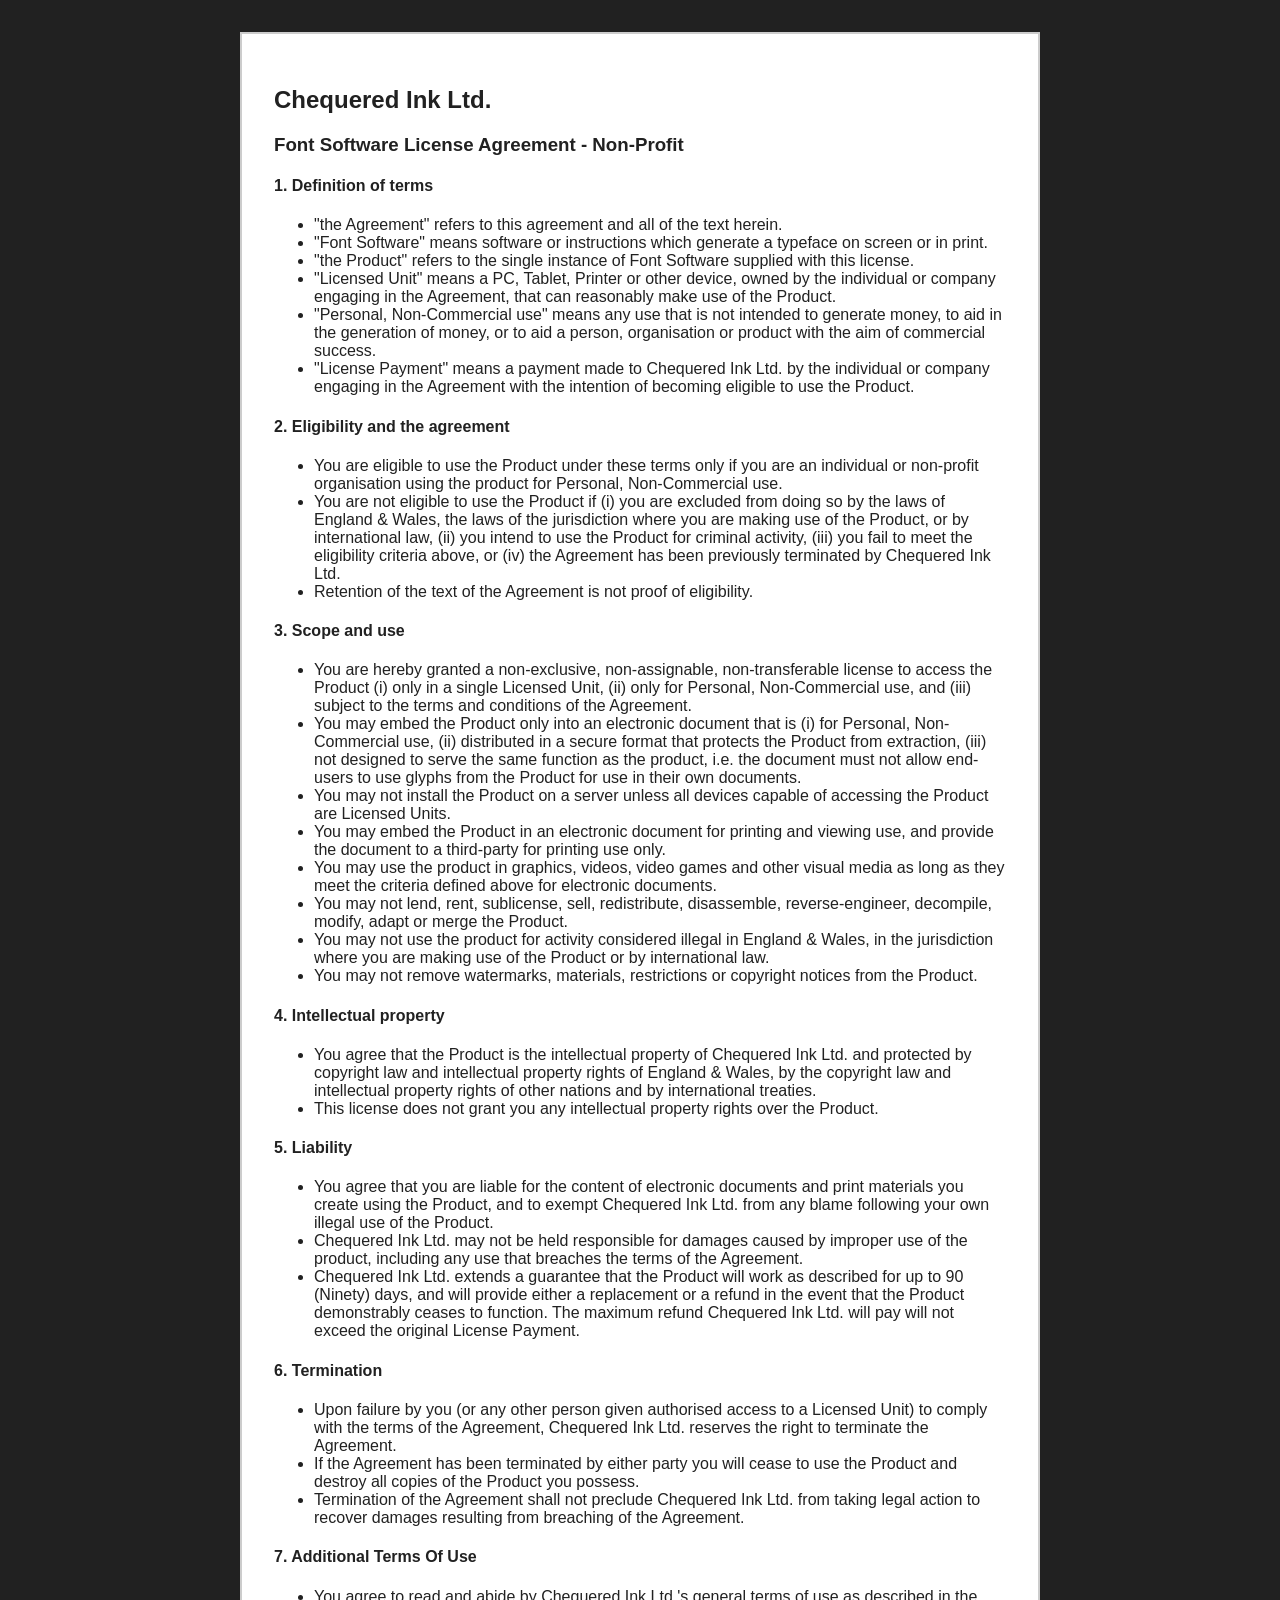
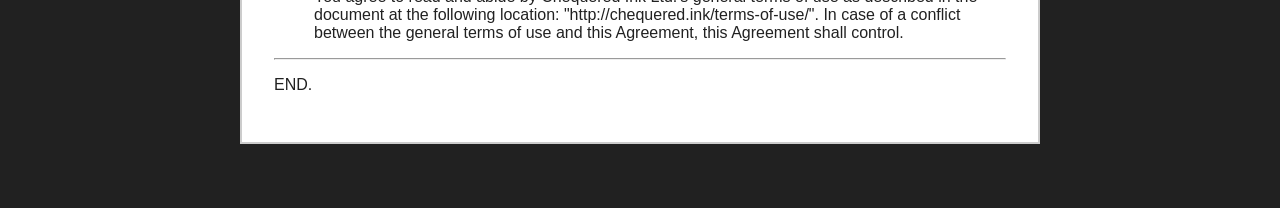
<file: assets/fonts/ancient-modern-tales/FSLA_NonCommercial.html>
<!DOCTYPE html>
<html>
<head>
<title>Font Software License Agreement - Non-Commercial</title>
<style type="text/css">
body {
background-color:#212121;
}
.main_content {
background-color:#FFFFFF;
border:2px solid #CCCCCC;
color:#212121;
font-family:Helvetica,Verdana,Arial,sans-serif;
padding:32px;
margin-top:32px;
margin-left:auto;
margin-right:auto;
margin-bottom:64px;
width:800px;
max-width:100%;
box-sizing:border-box;
-moz-box-sizing:border-box;
-webkit-box-sizing:border-box;
}
</style>
</head>
<body>
<div class="main_content">
<h2 class="c2" id="h.t000p8tk6rsx"><span class="c9">Chequered Ink Ltd.</span></h2><h3 class="c20" id="h.a1tg4vqffobk"><span class="c1">Font Software License Agreement - Non-Profit</span></h3><p class="c5 c17"><span class="c1"></span></p><h4 class="c13" id="h.ys1ekgtmq1zj"><span class="c7 c14">1. Definition of terms</span></h4><ul class="c10 lst-kix_wasslddc7hxs-0 start"><li class="c4"><span class="c3">&quot;the Agreement&quot; refers to this agreement and all of the text herein.</span></li><li class="c4"><span class="c3">&quot;Font Software&quot; means software or instructions which generate a typeface on screen or in print.</span></li><li class="c4"><span class="c3">&quot;the Product&quot; refers to the single instance of Font Software supplied with this license.</span></li><li class="c4"><span class="c3">&quot;Licensed Unit&quot; means a PC, Tablet, Printer or other device, owned by the individual or company engaging in the Agreement, that can reasonably make use of the Product.</span></li><li class="c4"><span class="c3">&quot;Personal, Non-Commercial use&quot; means any use that is not intended to generate money, to aid in the generation of money, or to aid a person, organisation or product with the aim of commercial success.</span></li><li class="c4"><span class="c3">&quot;License Payment&quot; means a payment made to Chequered Ink Ltd. by the individual or company engaging in the Agreement with the intention of becoming eligible to use the Product.</span></li></ul><h4 class="c13" id="h.qrfd7ja48ibv"><span class="c7 c14">2. Eligibility and the agreement</span></h4><ul class="c10 lst-kix_yxnubbanjuqc-0 start"><li class="c4"><span class="c3">You are eligible to use the Product under these terms only if you are an individual or non-profit organisation using the product for Personal, Non-Commercial use.</span></li><li class="c4"><span class="c3">You are not eligible to use the Product if (i) you are excluded from doing so by the laws of England &amp; Wales, the laws of the jurisdiction where you are making use of the Product, or by international law, (ii) you intend to use the Product for criminal activity, (iii) you fail to meet the eligibility criteria above, or (iv) the Agreement has been previously terminated by Chequered Ink Ltd.</span></li><li class="c4"><span class="c3">Retention of the text of the Agreement is not proof of eligibility.</span></li></ul><h4 class="c13" id="h.hi9i2icx8jhr"><span class="c7 c14">3. Scope and use</span></h4><ul class="c10 lst-kix_6sli0pwueg6x-0 start"><li class="c4"><span class="c3">You are hereby granted a non-exclusive, non-assignable, non-transferable license to access the Product (i) only in a single Licensed Unit, (ii) only for Personal, Non-Commercial use, and (iii) subject to the terms and conditions of the Agreement.</span></li><li class="c4"><span class="c3">You may embed the Product only into an electronic document that is (i) for Personal, Non-Commercial use, (ii) distributed in a secure format that protects the Product from extraction, (iii) not designed to serve the same function as the product, i.e. the document must not allow end-users to use glyphs from the Product for use in their own documents.</span></li><li class="c4"><span class="c3">You may not install the Product on a server unless all devices capable of accessing the Product are Licensed Units.</span></li><li class="c4"><span class="c3">You may embed the Product in an electronic document for printing and viewing use, and provide the document to a third-party for printing use only.</span></li><li class="c4"><span class="c3">You may use the product in graphics, videos, video games and other visual media as long as they meet the criteria defined above for electronic documents.</span></li><li class="c4"><span class="c3">You may not lend, rent, sublicense, sell, redistribute, disassemble, reverse-engineer, decompile, modify, adapt or merge the Product.</span></li><li class="c4"><span class="c3">You may not use the product for activity considered illegal in England &amp; Wales, in the jurisdiction where you are making use of the Product or by international law.</span></li><li class="c4"><span class="c3">You may not remove watermarks, materials, restrictions or copyright notices from the Product.</span></li></ul><h4 class="c13" id="h.sgkoviavarnu"><span class="c7 c14">4. Intellectual property</span></h4><ul class="c10 lst-kix_g67b0pwc4toq-0 start"><li class="c4"><span class="c3">You agree that the Product is the intellectual property of Chequered Ink Ltd. and protected by copyright law and intellectual property rights of England &amp; Wales, by the copyright law and intellectual property rights of other nations and by international treaties.</span></li><li class="c4"><span class="c3">This license does not grant you any intellectual property rights over the Product.</span></li></ul><h4 class="c13" id="h.rzggirh182g5"><span class="c7 c14">5. Liability</span></h4><ul class="c10 lst-kix_j3qofc4yuv71-0 start"><li class="c4"><span class="c3">You agree that you are liable for the content of electronic documents and print materials you create using the Product, and to exempt Chequered Ink Ltd. from any blame following your own illegal use of the Product.</span></li><li class="c4"><span class="c3">Chequered Ink Ltd. may not be held responsible for damages caused by improper use of the product, including any use that breaches the terms of the Agreement.</span></li><li class="c4"><span class="c3">Chequered Ink Ltd. extends a guarantee that the Product will work as described for up to 90 (Ninety) days, and will provide either a replacement or a refund in the event that the Product demonstrably ceases to function. The maximum refund Chequered Ink Ltd. will pay will not exceed the original License Payment.</span></li></ul><h4 class="c13" id="h.hv79dvgr5k06"><span class="c7 c14">6. Termination</span></h4><ul class="c10 lst-kix_afelvycmgyc7-0 start"><li class="c4"><span class="c3">Upon failure by you (or any other person given authorised access to a Licensed Unit) to comply with the terms of the Agreement, Chequered Ink Ltd. reserves the right to terminate the Agreement.</span></li><li class="c4"><span class="c3">If the Agreement has been terminated by either party you will cease to use the Product and destroy all copies of the Product you possess.</span></li><li class="c4"><span class="c3">Termination of the Agreement shall not preclude Chequered Ink Ltd. from taking legal action to recover damages resulting from breaching of the Agreement.</span></li></ul><h4 class="c13" id="h.fbouz9ebikh1"><span class="c7 c14">7. Additional Terms Of Use</span></h4><ul class="c10 lst-kix_bhlo8obkt3wd-0 start"><li class="c4"><span class="c3">You agree to read and abide by Chequered Ink Ltd.&#39;s general terms of use as described in the document at the following location: &quot;http://chequered.ink/terms-of-use/&quot;. In case of a conflict between the general terms of use and this Agreement, this Agreement shall control.</span></li></ul><hr><p class="c5 c17"><span class="c3"></span></p><p class="c5"><span class="c3">END.</span></p>
</div>
</body>
</html>
</file>
<file: styles/base.css>
@font-face {
  font-family: "Ancient Modern Tales";
  src:
    url("../assets/fonts/ancient-modern-tales/Ancient Modern Tales.woff") format("woff"),
    url("../assets/fonts/ancient-modern-tales/Ancient Modern Tales.otf") format("opentype");
  font-weight: 400;
  font-style: normal;
  font-display: swap;
}

@font-face {
  font-family: "Grenze Gotisch";
  src: url("../assets/fonts/Grenze_Gotisch/static/GrenzeGotisch-Regular.ttf") format("truetype");
  font-weight: 400;
  font-style: normal;
  font-display: swap;
}

:root {
  --paper: #f3ecdf;
  --ink: #161311;
  --muted-ink: #4a4038;
  --line: #2f2722;
  --accent: #7a5c3e;
  --surface: #fff8ed;
  --page-turn-fill: #f3ecdf;
  --page-turn-stripe: rgba(47, 39, 34, 0.03);

  --space-1: 0.5rem;
  --space-2: 1rem;
  --space-3: 1.5rem;
  --space-4: 2rem;
  --space-5: 2.5rem;
  --space-6: 3rem;

  --measure: 40rem;

  --font-display: "Ancient Modern Tales", "Bodoni MT", "Didot", "Times New Roman", serif;
  --font-body: "Grenze Gotisch", "Garamond", "Book Antiqua", "Times New Roman", serif;

  --step--1: clamp(0.92rem, 0.88rem + 0.2vw, 1rem);
  --step-0: clamp(1rem, 0.95rem + 0.28vw, 1.125rem);
  --step-1: clamp(1.3rem, 1.15rem + 0.7vw, 1.7rem);
  --step-2: clamp(2rem, 1.5rem + 2vw, 3rem);
  --step-3: clamp(3rem, 2.2rem + 3.5vw, 5.3rem);
}

body[data-theme="dark"] {
  --paper: #16120f;
  --ink: #efe5d4;
  --muted-ink: #c1b39d;
  --line: #6a5847;
  --accent: #d3b07a;
  --surface: #211b16;
  --page-turn-fill: #16120f;
  --page-turn-stripe: rgba(255, 255, 255, 0.025);
}

* {
  box-sizing: border-box;
}

html,
body {
  margin: 0;
  padding: 0;
}

html {
  scroll-behavior: smooth;
}

body {
  min-height: 100vh;
  font-family: var(--font-body);
  font-size: var(--step-0);
  line-height: 1.6;
  color: var(--ink);
  background: linear-gradient(180deg, #f7f1e7 0%, var(--paper) 56%, #ece2d0 100%);
  position: relative;
}

body[data-theme="dark"] {
  background: linear-gradient(180deg, #1d1814 0%, var(--paper) 56%, #130f0d 100%);
}

.paper-grain {
  position: fixed;
  inset: 0;
  pointer-events: none;
  background-image:
    radial-gradient(rgba(0, 0, 0, 0.1) 0.4px, transparent 0.4px),
    radial-gradient(rgba(255, 255, 255, 0.3) 0.45px, transparent 0.45px);
  background-size: 4px 4px, 7px 7px;
  opacity: 0.22;
  z-index: -1;
}

h1,
h2,
h3,
p,
ul {
  margin: 0;
}

ul {
  padding: 0;
  list-style: none;
}

a {
  color: inherit;
  text-decoration: none;
}

.skip-link {
  position: absolute;
  left: -999px;
  top: 0;
}

.skip-link:focus-visible {
  left: var(--space-2);
  top: var(--space-2);
  padding: 0.65rem 0.85rem;
  background: #fff8ed;
  color: var(--ink);
  border: 1px solid var(--line);
}

:focus-visible {
  outline: 2px solid var(--accent);
  outline-offset: 2px;
}

@media (prefers-reduced-motion: reduce) {
  html {
    scroll-behavior: auto;
  }

  *,
  *::before,
  *::after {
    animation-duration: 0.01ms !important;
    animation-iteration-count: 1 !important;
    transition-duration: 0.01ms !important;
  }
}
</file>
<file: styles/layout.css>
.site-header {
  padding: var(--space-2) var(--space-2) 0;
  text-align: center;
  position: relative;
}

.landing {
  width: min(100% - 2rem, var(--measure));
  margin-inline: auto;
  padding: var(--space-4) 0 var(--space-5);
}

.identity {
  text-align: center;
  margin-bottom: var(--space-5);
}

.index-nav {
  width: 100%;
}

.content-page {
  width: min(100% - 2rem, var(--measure));
  margin-inline: auto;
  padding: var(--space-4) 0 var(--space-5);
}

.site-footer {
  width: min(100% - 2rem, var(--measure));
  margin: var(--space-5) auto var(--space-3);
}

@media (min-width: 64rem) {
  body {
    display: grid;
    grid-template-rows: auto 1fr auto;
  }

  .landing {
    min-height: calc(100vh - 9rem);
    display: grid;
    place-content: center;
    gap: var(--space-1);
    padding: var(--space-4) 0;
  }

  .identity {
    margin-bottom: var(--space-6);
  }

  .content-page {
    min-height: calc(100vh - 9rem);
    display: grid;
    align-content: center;
  }

  .site-footer {
    margin-bottom: var(--space-2);
  }
}
</file>
<file: styles/components.css>
.header-note {
  font-size: var(--step--1);
  letter-spacing: 0.12em;
  text-transform: uppercase;
  color: var(--muted-ink);
}

body.home-font-all {
  font-family: var(--font-display);
}

body.home-font-all .display-name {
  font-size: clamp(3.2rem, 2.45rem + 3.8vw, 5.6rem);
  line-height: 0.9;
}

body.home-font-all .subtitle {
  font-size: clamp(1.35rem, 1.12rem + 0.92vw, 1.9rem);
}

body.home-font-all .index-link {
  align-items: center;
}

body.home-font-all .index-label {
  font-size: clamp(1.18rem, 1rem + 0.78vw, 1.62rem);
}

body.home-font-all .index-roman,
body.home-font-all .footer-links,
body.home-font-all .footer-links a {
  font-family: var(--font-body);
}

body.home-font-all .index-roman {
  font-size: clamp(1rem, 0.9rem + 0.45vw, 1.2rem);
  font-weight: 600;
  letter-spacing: 0.12em;
  color: color-mix(in srgb, var(--line) 82%, transparent);
}

.display-name {
  font-family: var(--font-display);
  font-size: var(--step-3);
  font-weight: 600;
  line-height: 0.92;
  letter-spacing: 0.03em;
  color: var(--ink);
  display: grid;
  gap: 0.2rem;
}

.subtitle {
  margin-top: var(--space-2);
  font-size: var(--step-1);
  letter-spacing: 0.03em;
  color: var(--muted-ink);
}

.section-menu-root {
  position: fixed;
  inset: 0;
  pointer-events: none;
  z-index: 120;
  will-change: transform;
  transform: translateZ(0);
}

.section-menu {
  position: absolute !important;
  top: 16px !important;
  right: 16px !important;
  left: auto !important;
  bottom: auto !important;
  transform: translateZ(0);
  z-index: 120;
}

.section-menu-toggle {
  width: 4.25rem;
  height: 4.25rem;
  border-radius: 0;
  border: 0;
  background: transparent url("../assets/img/menu.png") center / contain no-repeat;
  color: var(--ink);
  box-shadow: none;
  display: inline-flex;
  flex-direction: column;
  justify-content: center;
  align-items: center;
  gap: 0.28rem;
  cursor: pointer;
  transition: transform 180ms ease, border-color 180ms ease;
}

.section-menu-toggle span {
  width: 1.1rem;
  height: 2px;
  border-radius: 999px;
  background: #f8f0e2;
  box-shadow: 0 1px 2px rgba(0, 0, 0, 0.55);
  transition: transform 180ms ease, opacity 180ms ease;
}

.section-menu.is-open .section-menu-toggle span:nth-child(1) {
  transform: translateY(6px) rotate(45deg);
}

.section-menu.is-open .section-menu-toggle span:nth-child(2) {
  opacity: 0;
}

.section-menu.is-open .section-menu-toggle span:nth-child(3) {
  transform: translateY(-6px) rotate(-45deg);
}

.section-menu-toggle:hover,
.section-menu-toggle:focus-visible {
  transform: translateY(-1px);
}

.section-menu-overlay {
  position: fixed;
  inset: 0;
  background: rgba(0, 0, 0, 0.32);
}

.section-menu-panel {
  position: absolute !important;
  top: 72px !important;
  right: 16px !important;
  left: auto !important;
  bottom: auto !important;
  transform: translateZ(0);
  width: min(20rem, calc(100vw - 2rem));
  border: 1px solid color-mix(in srgb, var(--line) 70%, transparent);
  border-radius: 0.85rem;
  background: color-mix(in srgb, var(--paper) 94%, white);
  box-shadow: 0 20px 42px rgba(47, 39, 34, 0.27);
  overflow: hidden;
}

.section-menu-title {
  margin: 0;
  padding: 0.92rem 1rem 0.65rem;
  font-family: var(--font-display);
  font-size: 1.1rem;
  color: var(--ink);
  border-bottom: 1px solid color-mix(in srgb, var(--line) 48%, transparent);
}

.section-menu-panel ul {
  margin: 0;
  padding: 0.6rem;
  display: grid;
  gap: 0.2rem;
}

.section-menu-panel a {
  display: block;
  padding: 0.55rem 0.65rem;
  border-radius: 0.45rem;
  color: var(--ink);
  font-size: var(--step--1);
  border: 1px solid transparent;
  background: rgba(255, 255, 255, 0.52);
  transition: transform 160ms ease, border-color 160ms ease, background 160ms ease;
}

.section-menu-panel a:hover,
.section-menu-panel a:focus-visible,
.section-menu-panel a[aria-current="page"] {
  transform: translateX(2px);
  border-color: color-mix(in srgb, var(--line) 55%, transparent);
  background: rgba(255, 255, 255, 0.8);
}

@media (min-width: 64rem) {
  .section-menu {
    position: absolute !important;
    top: 16px !important;
    right: max(16px, calc((100vw - var(--measure)) / 2 + 16px)) !important;
    left: auto !important;
    bottom: auto !important;
    transform: none;
  }

  .section-menu-toggle {
    width: 5.1rem;
    height: 5.1rem;
  }

  .section-menu-panel {
    position: absolute !important;
    top: 110px !important;
    right: max(16px, calc((100vw - var(--measure)) / 2 + 16px)) !important;
    left: auto !important;
    bottom: auto !important;
    transform: none;
  }
}

.page-kicker {
  font-size: var(--step--1);
  text-transform: uppercase;
  letter-spacing: 0.12em;
  color: var(--muted-ink);
}

.page-title {
  margin-top: var(--space-2);
  font-family: var(--font-display);
  font-size: var(--step-2);
  letter-spacing: 0.02em;
}

.page-block {
  margin-top: var(--space-3);
  border-top: 1px solid color-mix(in srgb, var(--line) 60%, transparent);
  border-bottom: 1px solid color-mix(in srgb, var(--line) 60%, transparent);
  padding: var(--space-3) 0;
}

.about-intro {
  display: block;
}

.about-intro::after {
  content: "";
  display: table;
  clear: both;
}

.illuminated-intro {
  display: block;
}

.illuminated-intro::after {
  content: "";
  display: table;
  clear: both;
}

.initial-frame {
  margin: 0;
  float: left;
  margin-right: var(--space-2);
  margin-bottom: 0.45rem;
}

.initial-placeholder {
  width: min(100%, 7.5rem);
  aspect-ratio: 1 / 1;
  border: 1px solid color-mix(in srgb, var(--line) 65%, transparent);
  border-radius: 0.5rem;
  background:
    linear-gradient(160deg, color-mix(in srgb, var(--paper) 90%, white), color-mix(in srgb, var(--paper) 82%, #e8dcc4));
  display: grid;
  align-content: center;
  justify-items: center;
  gap: 0.25rem;
  color: color-mix(in srgb, var(--line) 78%, transparent);
  letter-spacing: 0.05em;
}

.initial-placeholder::before {
  content: attr(data-letter);
  font-family: var(--font-display);
  font-size: clamp(2.2rem, 1.9rem + 1vw, 3rem);
  line-height: 1;
  color: color-mix(in srgb, var(--line) 90%, #000);
}

.initial-placeholder span {
  font-size: 0.68rem;
  text-transform: uppercase;
}

.initial-placeholder.has-image {
  overflow: hidden;
  padding: 0;
  border: 0;
  background: transparent;
  width: min(100%, 6.2rem);
}

.initial-placeholder.has-image::before,
.initial-placeholder.has-image span {
  display: none;
}

.initial-image {
  width: 100%;
  height: 100%;
  object-fit: contain;
  display: block;
}

.initial-placeholder.has-image + .page-copy,
.illuminated-intro .initial-placeholder.has-image {
  margin-right: 0;
}

.illuminated-intro .initial-frame {
  margin-right: 0.6rem;
  margin-bottom: 0.15rem;
}

.illuminated-intro .page-copy {
  margin-top: 0;
}

.profile-frame {
  margin: 0;
  width: min(100%, 9.4rem);
}

.about-intro .profile-frame {
  float: left;
  margin-right: 0.45rem;
  margin-bottom: 0.2rem;
}

.page-copy--intro {
  margin-top: 0;
}

.initial-inline {
  float: left;
  width: 4.2rem;
  aspect-ratio: 1 / 1;
  margin-right: 0.35rem;
  margin-bottom: 0.1rem;
}

.initial-inline--placeholder {
  border: 1px solid color-mix(in srgb, var(--line) 65%, transparent);
  border-radius: 0.5rem;
  background:
    linear-gradient(160deg, color-mix(in srgb, var(--paper) 90%, white), color-mix(in srgb, var(--paper) 82%, #e8dcc4));
  display: grid;
  place-items: center;
}

.initial-inline--placeholder::before {
  content: attr(data-letter);
  font-family: var(--font-display);
  font-size: clamp(2rem, 1.8rem + 0.9vw, 2.8rem);
  line-height: 1;
  color: color-mix(in srgb, var(--line) 88%, #000);
}

.page-copy--intro .initial-image {
  width: 100%;
  height: 100%;
  object-fit: contain;
  display: block;
}

.profile-placeholder {
  width: 100%;
  aspect-ratio: 4 / 5;
  border: 1px solid color-mix(in srgb, var(--line) 65%, transparent);
  border-radius: 0.65rem;
  background:
    linear-gradient(180deg, color-mix(in srgb, var(--paper) 90%, white), color-mix(in srgb, var(--paper) 84%, #e8dcc4));
  display: grid;
  place-items: center;
  color: color-mix(in srgb, var(--line) 78%, transparent);
  font-size: var(--step--1);
  letter-spacing: 0.06em;
  text-transform: uppercase;
}

.profile-photo {
  width: 100%;
  aspect-ratio: 4 / 5;
  border: 1px solid color-mix(in srgb, var(--line) 65%, transparent);
  border-radius: 0.65rem;
  display: block;
  object-fit: cover;
  background: color-mix(in srgb, var(--paper) 90%, white);
}

.page-copy {
  color: var(--muted-ink);
  max-width: 58ch;
}

.page-stack {
  display: grid;
  gap: var(--space-3);
}

.page-subtitle {
  margin-bottom: var(--space-1);
  font-family: var(--font-display);
  font-size: clamp(1.1rem, 1rem + 0.35vw, 1.35rem);
  font-weight: 400;
  letter-spacing: 0.02em;
  color: var(--ink);
}

.fact-list,
.tag-list,
.post-list,
.contact-list {
  display: grid;
  gap: 0.55rem;
  padding-left: 1rem;
}

.fact-list li,
.tag-list li,
.post-list li,
.contact-list li {
  list-style: disc;
  color: var(--muted-ink);
}

.timeline {
  display: grid;
  gap: 0.95rem;
}

.timeline-item {
  display: grid;
  gap: 0.35rem;
  border-left: 1px solid color-mix(in srgb, var(--line) 56%, transparent);
  padding-left: 0.9rem;
}

.timeline-item h3 {
  margin: 0;
  font-size: clamp(1.05rem, 0.98rem + 0.25vw, 1.2rem);
  color: var(--ink);
}

.timeline-meta {
  font-size: var(--step--1);
  letter-spacing: 0.03em;
  color: color-mix(in srgb, var(--line) 72%, transparent);
}

.card-grid {
  display: grid;
  gap: var(--space-2);
}

.card {
  border: 1px solid color-mix(in srgb, var(--line) 58%, transparent);
  padding: var(--space-2);
  border-radius: 0.55rem;
  background: color-mix(in srgb, var(--paper) 92%, white);
}

.card h3 {
  margin: 0 0 0.45rem;
  font-size: clamp(1.08rem, 1rem + 0.3vw, 1.22rem);
  color: var(--ink);
}

.card p {
  margin: 0;
}

.project-preview {
  position: relative;
  height: 14rem;
  margin-bottom: var(--space-2);
  overflow: hidden;
  border: 1px solid rgba(47, 39, 34, 0.22);
  border: 1px solid color-mix(in srgb, var(--line) 56%, transparent);
  border-radius: 0.7rem;
  background: #f6efe4;
  background: color-mix(in srgb, var(--paper) 92%, white);
  box-shadow: inset 0 0 0 1px rgba(255, 255, 255, 0.35);
  display: grid;
  place-items: center;
}

.project-preview-link {
  color: inherit;
  text-decoration: none;
  cursor: pointer;
}

.project-preview-link:hover,
.project-preview-link:focus-visible {
  border-color: color-mix(in srgb, var(--accent) 58%, var(--line));
}

.project-preview-image {
  width: 100%;
  height: 100%;
  display: block;
  object-fit: cover;
  background: #fff;
}

.project-preview-placeholder {
  display: none;
  width: 100%;
  padding: 0.9rem;
  text-align: center;
  color: color-mix(in srgb, var(--line) 78%, transparent);
  font-size: var(--step--1);
  line-height: 1.4;
}

.project-preview.is-empty .project-preview-placeholder {
  display: block;
}

.project-preview.is-empty .project-preview-image {
  display: none;
}

.preview-surface {
  position: absolute;
  inset: 0;
  padding: 0.9rem;
  display: grid;
  align-content: start;
  gap: 0.7rem;
  background: linear-gradient(160deg, #fbf5ea, #e6d8c1);
}

.preview-header,
.preview-hero-line,
.preview-grid span,
.preview-columns span,
.preview-dashboard,
.preview-search,
.preview-cta,
.preview-product {
  background: rgba(58, 47, 37, 0.18);
  border-radius: 999px;
}

.preview-header {
  width: 38%;
  height: 0.5rem;
}

.preview-hero-line {
  width: 72%;
  height: 0.7rem;
}

.preview-hero-line--lg {
  width: 88%;
  height: 1rem;
}

.preview-hero-line--sm {
  width: 50%;
}

.preview-grid {
  display: grid;
  grid-template-columns: repeat(3, minmax(0, 1fr));
  gap: 0.6rem;
}

.preview-grid--two {
  grid-template-columns: repeat(2, minmax(0, 1fr));
}

.preview-grid span,
.preview-columns span {
  height: 4.8rem;
  border-radius: 0.75rem;
  background: rgba(58, 47, 37, 0.16);
}

.preview-columns {
  display: grid;
  grid-template-columns: 1.1fr 0.9fr;
  gap: 0.65rem;
}

.preview-product {
  height: 7.1rem;
  border-radius: 1rem;
  background: linear-gradient(160deg, rgba(58, 47, 37, 0.16), rgba(58, 47, 37, 0.08));
}

.preview-dashboard {
  height: 7.4rem;
  border-radius: 1rem;
  background: linear-gradient(160deg, rgba(58, 47, 37, 0.18), rgba(58, 47, 37, 0.08));
}

.preview-cta {
  width: 32%;
  height: 1.4rem;
}

.preview-search {
  width: 100%;
  height: 2rem;
  border-radius: 999px;
  background: rgba(58, 47, 37, 0.14);
}

.preview-surface--b2b {
  background: linear-gradient(160deg, #f4ecdd, #e6d9c0);
}

.preview-surface--shop {
  background: linear-gradient(160deg, #f7f0e5, #e8dbca);
}

.preview-surface--legal {
  background: linear-gradient(160deg, #efe6d8, #ddd0bd);
}

.preview-surface--saas {
  background: linear-gradient(160deg, #efe8da, #dacbb6);
}

.preview-surface--medical {
  background: linear-gradient(160deg, #f4edde, #e2d6c2);
}

.preview-surface--b2b .preview-grid span,
.preview-surface--shop .preview-product,
.preview-surface--legal .preview-columns span,
.preview-surface--saas .preview-dashboard,
.preview-surface--medical .preview-search {
  box-shadow: 0 10px 20px rgba(47, 39, 34, 0.08);
}

.card-link {
  display: inline-flex;
  margin-top: var(--space-2);
  border-bottom: 1px solid color-mix(in srgb, var(--line) 60%, transparent);
  color: var(--accent);
}

.card-link:hover,
.card-link:focus-visible {
  border-color: var(--accent);
}

.project-template {
  display: grid;
  gap: var(--space-3);
}

.project-hero {
  display: grid;
  gap: var(--space-2);
}

.project-kicker {
  font-size: var(--step--1);
  letter-spacing: 0.12em;
  text-transform: uppercase;
  color: var(--muted-ink);
}

.project-lead {
  max-width: 58ch;
  color: var(--muted-ink);
}

.project-meta-grid {
  display: grid;
  gap: var(--space-2);
}

.project-meta-card {
  border: 1px solid color-mix(in srgb, var(--line) 58%, transparent);
  border-radius: 0.55rem;
  padding: var(--space-2);
  background: color-mix(in srgb, var(--paper) 94%, white);
}

.project-meta-card h2 {
  margin: 0 0 0.35rem;
  font-family: var(--font-display);
  font-size: clamp(1rem, 0.95rem + 0.25vw, 1.18rem);
  font-weight: 400;
}

.project-meta-card p,
.project-meta-card li {
  color: var(--muted-ink);
}

.project-visual {
  min-height: 14rem;
  border: 1px solid color-mix(in srgb, var(--line) 58%, transparent);
  border-radius: 0.75rem;
  background:
    linear-gradient(145deg, color-mix(in srgb, var(--paper) 90%, white), color-mix(in srgb, var(--paper) 82%, #e3d6c0));
  display: grid;
  place-items: center;
  text-align: center;
  padding: var(--space-3);
}

.project-visual strong {
  display: block;
  margin-bottom: 0.35rem;
  font-family: var(--font-display);
  font-weight: 400;
  color: var(--ink);
}

.project-columns {
  display: grid;
  gap: var(--space-2);
}

.project-panel {
  border-top: 1px solid color-mix(in srgb, var(--line) 60%, transparent);
  padding-top: var(--space-2);
}

.project-panel h2 {
  margin: 0 0 0.6rem;
  font-family: var(--font-display);
  font-size: clamp(1.05rem, 1rem + 0.28vw, 1.22rem);
  font-weight: 400;
}

.project-list {
  display: grid;
  gap: 0.55rem;
  padding-left: 1rem;
}

.project-list li {
  list-style: disc;
  color: var(--muted-ink);
}

.project-note {
  padding: var(--space-2);
  border-left: 2px solid color-mix(in srgb, var(--accent) 75%, transparent);
  background: color-mix(in srgb, var(--paper) 92%, white);
}

.project-actions {
  display: flex;
  flex-wrap: wrap;
  gap: var(--space-2);
}

.project-link {
  display: inline-flex;
  border-bottom: 1px solid color-mix(in srgb, var(--line) 56%, transparent);
  color: var(--accent);
}

.project-link:hover,
.project-link:focus-visible {
  border-color: var(--accent);
}

.inline-link {
  border-bottom: 1px solid color-mix(in srgb, var(--line) 56%, transparent);
}

.inline-link:hover,
.inline-link:focus-visible {
  color: var(--accent);
  border-color: var(--accent);
}

@media (min-width: 48rem) {
  .about-intro {
    display: block;
  }

  .about-intro .profile-frame {
    margin-right: 0.6rem;
    margin-bottom: 0.15rem;
  }

  .initial-inline {
    width: 4.4rem;
    margin-right: 0.3rem;
    margin-bottom: 0.08rem;
  }

  .initial-frame {
    margin-right: var(--space-3);
    margin-bottom: 0.35rem;
  }

  .illuminated-intro .initial-frame {
    margin-right: 0.45rem;
    margin-bottom: 0.1rem;
  }

  .project-meta-grid,
  .project-columns {
    grid-template-columns: repeat(2, minmax(0, 1fr));
  }
}


.index-list {
  display: grid;
  gap: 0.28rem;
}

.index-link {
  display: grid;
  grid-template-columns: auto 1fr auto;
  align-items: center;
  gap: 0.75rem;
  padding: 0.34rem 0;
  color: var(--ink);
  transition: color 220ms ease;
}

.index-link:hover,
.index-link:focus-visible,
.index-link.is-active {
  color: var(--accent);
}

.index-label {
  font-size: clamp(1.05rem, 0.95rem + 0.4vw, 1.25rem);
  letter-spacing: 0.01em;
  transition: transform 220ms ease;
}

.index-dots {
  min-width: 2.2rem;
  height: 0.52rem;
  background-image: radial-gradient(circle, color-mix(in srgb, var(--line) 82%, transparent) 1.8px, transparent 2px);
  background-size: 0.78rem 0.52rem;
  background-repeat: repeat-x;
  background-position: left center;
  opacity: 0.78;
  transform-origin: left center;
  transition: transform 220ms ease, opacity 220ms ease, filter 220ms ease;
}

.index-roman {
  min-width: 2rem;
  text-align: right;
  font-size: var(--step--1);
  letter-spacing: 0.08em;
  transition: transform 220ms ease, color 220ms ease;
}

.index-link:hover .index-label,
.index-link:focus-visible .index-label,
.index-link.is-active .index-label {
  transform: translateX(2px);
}

.index-link:hover .index-dots,
.index-link:focus-visible .index-dots,
.index-link.is-active .index-dots {
  opacity: 1;
  transform: scaleX(1.03);
  filter: contrast(1.06);
}

.index-link:hover .index-roman,
.index-link:focus-visible .index-roman,
.index-link.is-active .index-roman {
  transform: translateX(1px);
}

.theme-switch {
  margin-top: var(--space-3);
  display: flex;
  justify-content: center;
}

.language-switch {
  position: fixed;
  top: 8%;
  left: 0;
  transform: none;
  display: flex;
  flex-direction: column;
  gap: 0;
  padding: 0;
  border: 0;
  border-radius: 0;
  background: transparent;
  box-shadow: none;
  z-index: 40;
}

.language-switch .language-button + .language-button {
  margin-top: -1rem;
}

.language-button {
  width: auto;
  height: auto;
  padding: 0;
  border: 0;
  border-radius: 0;
  background: transparent;
  cursor: pointer;
  display: inline-flex;
  align-items: center;
  justify-content: center;
  line-height: 0;
  opacity: 0.9;
  transform: none;
  transition: transform 170ms ease, opacity 170ms ease, filter 170ms ease;
}

.language-button img {
  width: 6rem;
  height: 6rem;
  object-fit: contain;
  display: block;
}

.language-button[aria-pressed="true"] {
  opacity: 1;
  transform: scale(1.2);
  filter: saturate(1.18) drop-shadow(0 4px 10px rgba(16, 12, 8, 0.28));
}

.language-button:hover,
.language-button:focus-visible {
  opacity: 1;
}

.language-button:not([aria-pressed="true"]):hover,
.language-button:not([aria-pressed="true"]):focus-visible {
  transform: scale(1.03);
  filter: saturate(1.06);
}

.language-button[aria-pressed="true"]:hover,
.language-button[aria-pressed="true"]:focus-visible {
  transform: scale(1.2);
}

@media (max-width: 40rem) {
  .language-switch {
    top: 0.65rem;
    left: 0;
    transform: none;
  }

  .language-switch .language-button + .language-button {
    margin-top: -0.35rem;
  }

  .language-button img {
    width: 2.25rem;
    height: 2.25rem;
  }

  .language-button[data-lang="es"] img {
    width: 2.55rem;
    height: 2.55rem;
  }
}

.theme-button {
  width: 3.35rem;
  height: 3.35rem;
  padding: 0;
  border: 0;
  background: transparent;
  display: inline-flex;
  align-items: center;
  justify-content: center;
  cursor: pointer;
  position: relative;
  transition: transform 180ms ease, opacity 180ms ease;
}

.theme-icon {
  position: absolute;
  width: 2.2rem;
  height: 2.2rem;
  object-fit: contain;
  display: block;
  transition: opacity 180ms ease, transform 180ms ease;
}

body[data-theme="light"] .theme-icon--sun,
body:not([data-theme]) .theme-icon--sun {
  opacity: 1;
  transform: scale(1);
}

body[data-theme="light"] .theme-icon--moon,
body:not([data-theme]) .theme-icon--moon {
  opacity: 0;
  transform: scale(0.88);
}

body[data-theme="dark"] .theme-icon--sun {
  opacity: 0;
  transform: scale(0.88);
}

body[data-theme="dark"] .theme-icon--moon {
  opacity: 1;
  transform: scale(1);
}

.theme-button:hover,
.theme-button:focus-visible {
  transform: translateY(-1px);
}

.footer-links {
  display: flex;
  justify-content: center;
  flex-wrap: wrap;
  gap: var(--space-2);
  font-size: var(--step--1);
  color: var(--muted-ink);
}

.footer-links a {
  border-bottom: 1px solid transparent;
  transition: border-color 180ms ease, color 180ms ease;
}

.footer-links a:hover,
.footer-links a:focus-visible {
  color: var(--ink);
  border-color: color-mix(in srgb, var(--line) 75%, transparent);
}

body::after {
  content: "";
  position: fixed;
  inset: 0;
  background:
    linear-gradient(180deg, color-mix(in srgb, var(--page-turn-fill) 92%, white) 0%, var(--page-turn-fill) 56%, color-mix(in srgb, var(--page-turn-fill) 88%, black) 100%),
    repeating-linear-gradient(
      0deg,
      var(--page-turn-stripe) 0,
      var(--page-turn-stripe) 1px,
      transparent 1px,
      transparent 3px
    );
  box-shadow: -18px 0 42px rgba(47, 39, 34, 0.1);
  transform-origin: right center;
  transform: translateX(103%) rotateY(-10deg);
  opacity: 0;
  pointer-events: none;
  z-index: 80;
}

body::before {
  content: "";
  position: fixed;
  inset: 0;
  background: linear-gradient(90deg, rgba(22, 19, 17, 0.12), transparent 46%);
  opacity: 0;
  pointer-events: none;
  z-index: 75;
}

body.is-leaving::after {
  animation: page-turn 360ms cubic-bezier(0.22, 0.61, 0.36, 1) forwards;
}

body.is-leaving-back::after {
  animation: page-turn-back 360ms cubic-bezier(0.22, 0.61, 0.36, 1) forwards;
}

body.is-entering-back::after {
  animation: page-turn-back-enter 360ms cubic-bezier(0.22, 0.61, 0.36, 1) forwards;
}

body.is-leaving::before {
  animation: page-shadow 360ms cubic-bezier(0.22, 0.61, 0.36, 1) forwards;
}

body.is-leaving-back::before {
  animation: page-shadow-back 360ms cubic-bezier(0.22, 0.61, 0.36, 1) forwards;
}

body.is-entering-back::before {
  animation: page-shadow-back-enter 360ms cubic-bezier(0.22, 0.61, 0.36, 1) forwards;
}

body.is-transitioning .landing,
body.is-transitioning .content-page,
body.is-transitioning .site-footer {
  animation: page-under-forward 360ms cubic-bezier(0.22, 0.61, 0.36, 1) forwards;
}

body.is-transitioning-back .landing,
body.is-transitioning-back .content-page,
body.is-transitioning-back .site-footer {
  animation: page-under-back 360ms cubic-bezier(0.22, 0.61, 0.36, 1) forwards;
}

body.is-entering-back .landing,
body.is-entering-back .content-page,
body.is-entering-back .site-footer {
  animation: page-under-back-enter 360ms cubic-bezier(0.22, 0.61, 0.36, 1) forwards;
}

.floating-back {
  display: flex;
  width: max-content;
  margin-top: var(--space-3);
  margin-left: auto;
  align-items: center;
  justify-content: center;
  min-height: 2.35rem;
  padding: 0.35rem 0.9rem;
  border: 1px solid color-mix(in srgb, var(--line) 68%, transparent);
  background: color-mix(in srgb, var(--paper) 90%, white);
  color: var(--ink);
  font-family: var(--font-display);
  font-size: clamp(1rem, 0.92rem + 0.35vw, 1.2rem);
  letter-spacing: 0.04em;
  border-radius: 999px;
  box-shadow: 0 8px 20px rgba(47, 39, 34, 0.14);
  transition: transform 180ms ease, color 180ms ease, border-color 180ms ease;
}

.floating-back:hover,
.floating-back:focus-visible {
  transform: translateY(-1px);
  color: var(--accent);
  border-color: var(--accent);
}

@keyframes page-turn {
  0% {
    transform-origin: right center;
    transform: translateX(103%) rotateY(-14deg) scale(1.005);
    box-shadow: -24px 0 44px rgba(47, 39, 34, 0.2);
    opacity: 1;
  }

  100% {
    transform-origin: right center;
    transform: translateX(0) rotateY(0) scale(1);
    box-shadow: 0 0 0 rgba(47, 39, 34, 0);
    opacity: 1;
  }
}

@keyframes page-turn-back {
  0% {
    transform-origin: left center;
    transform: translateX(-103%) rotateY(14deg) scale(1.005);
    box-shadow: 24px 0 44px rgba(47, 39, 34, 0.2);
    opacity: 1;
  }

  100% {
    transform-origin: left center;
    transform: translateX(0) rotateY(0) scale(1);
    box-shadow: 0 0 0 rgba(47, 39, 34, 0);
    opacity: 1;
  }
}

@keyframes page-turn-back-enter {
  0% {
    transform-origin: left center;
    transform: translateX(0) rotateY(0) scale(1);
    box-shadow: 0 0 0 rgba(47, 39, 34, 0);
    opacity: 1;
  }

  100% {
    transform-origin: left center;
    transform: translateX(-103%) rotateY(14deg) scale(1.005);
    box-shadow: 24px 0 44px rgba(47, 39, 34, 0.2);
    opacity: 1;
  }
}

@keyframes page-shadow {
  0% {
    opacity: 0;
    transform: translateX(0);
  }

  100% {
    opacity: 0.5;
    transform: translateX(-1.2%);
  }
}

@keyframes page-shadow-back {
  0% {
    opacity: 0;
    transform: translateX(0) scaleX(-1);
  }

  100% {
    opacity: 0.5;
    transform: translateX(1.2%) scaleX(-1);
  }
}

@keyframes page-shadow-back-enter {
  0% {
    opacity: 0.5;
    transform: translateX(1.2%) scaleX(-1);
  }

  100% {
    opacity: 0;
    transform: translateX(0) scaleX(-1);
  }
}

@keyframes page-under-forward {
  0% {
    transform: translateX(0) scale(1);
    opacity: 1;
    filter: saturate(100%);
  }

  100% {
    transform: translateX(-0.9%) scale(0.998);
    opacity: 0.94;
    filter: saturate(95%);
  }
}

@keyframes page-under-back {
  0% {
    transform: translateX(0) scale(1);
    opacity: 1;
    filter: saturate(100%);
  }

  100% {
    transform: translateX(0.9%) scale(0.998);
    opacity: 0.94;
    filter: saturate(95%);
  }
}

@keyframes page-under-back-enter {
  0% {
    transform: translateX(0.9%) scale(0.998);
    opacity: 0.94;
    filter: saturate(95%);
  }

  100% {
    transform: translateX(0) scale(1);
    opacity: 1;
    filter: saturate(100%);
  }
}

.reveal {
  opacity: 1;
  transform: translateY(0);
}

body.has-js .reveal {
  opacity: 0;
  transform: translateY(0.85rem);
  transition: opacity 520ms ease, transform 520ms ease;
}

body.has-js .reveal.in-view {
  opacity: 1;
  transform: translateY(0);
}

@media (prefers-reduced-motion: reduce) {
  body::after {
    display: none;
  }

  body::before {
    display: none;
  }

  .reveal,
  .index-link,
  .footer-links a {
    transition: none !important;
  }

  body.has-js .reveal,
  .reveal {
    opacity: 1;
    transform: none;
  }

  .section-menu-toggle,
  .section-menu-panel a {
    transition: none !important;
  }
}
</file>
